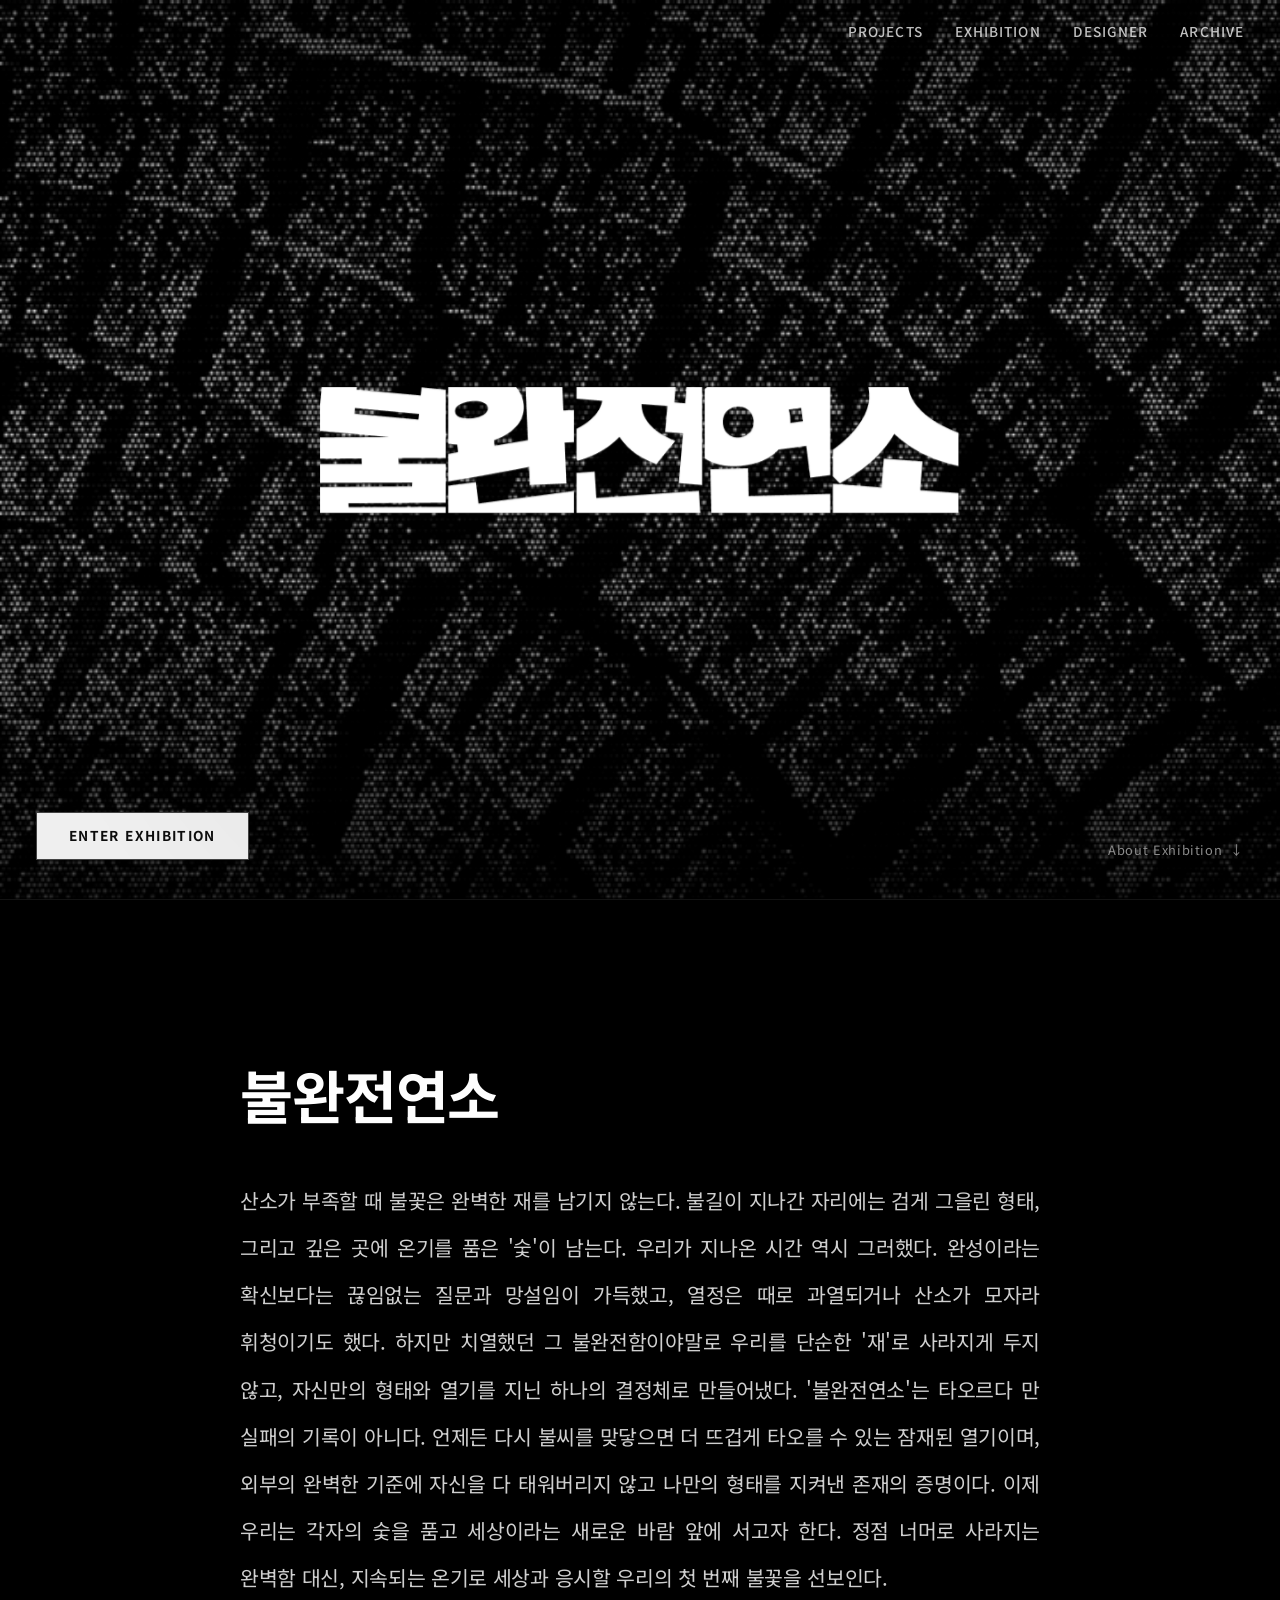
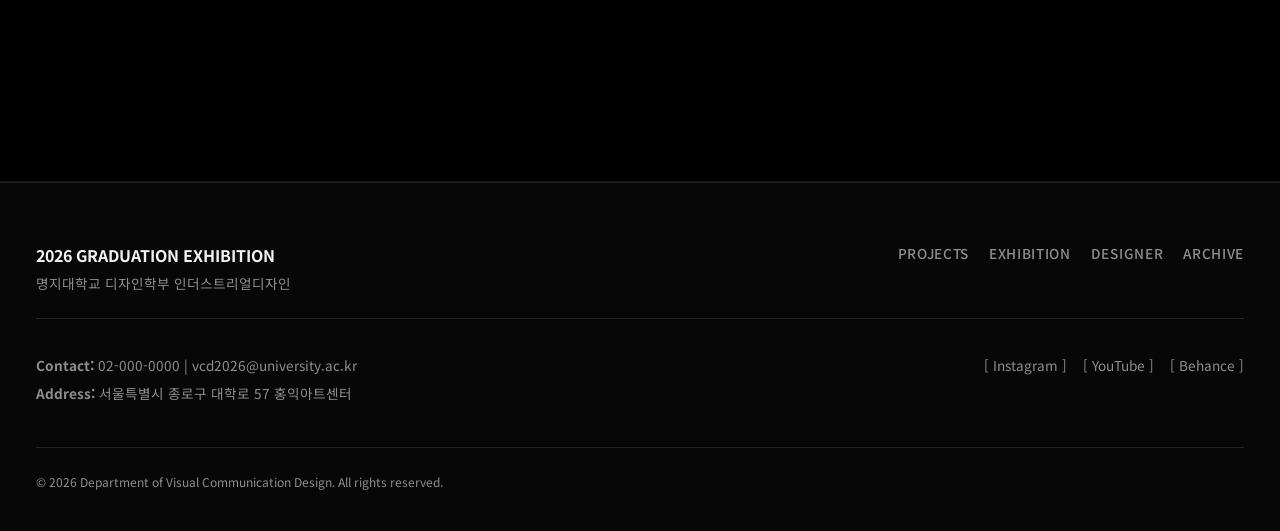
<file: index.html>
<!DOCTYPE html>
<html lang="ko">
<head>
  <meta charset="UTF-8" />
  <meta name="viewport" content="width=device-width, initial-scale=1.0" />
  <title>2026 졸업전시회 | GRADUATION EXHIBITION</title>
  <meta name="description" content="미니멀한 갤러리형 졸업전시회 메인 웹사이트" />

  <!-- Google Fonts: Noto Sans KR -->
  <link rel="preconnect" href="https://fonts.googleapis.com" />
  <link rel="preconnect" href="https://fonts.gstatic.com" crossorigin />
  <link href="https://fonts.googleapis.com/css2?family=Noto+Sans+KR:wght@300;400;500;700&display=swap" rel="stylesheet" />

  <!-- Main Stylesheet -->
  <link rel="stylesheet" href="style.css" />
</head>
<body class="home-body">

  <!-- =========================================================
       1. Header
       ========================================================= -->
  <header id="site-header" class="site-header">
    <div class="header-container">
      <div class="header-logo">
        <a href="index.html" aria-label="홈으로 이동">
          <img src="images/logo.png" alt="로고" class="header-logo-img" />
        </a>
      </div>

      <nav id="main-nav" class="main-nav" aria-label="메인 메뉴">
        <ul class="nav-list">
          <li class="nav-item"><a href="projects.html">PROJECTS</a></li>
          <li class="nav-item"><a href="exhibition.html">EXHIBITION</a></li>
          <li class="nav-item"><a href="designer.html">DESIGNER</a></li>
          <li class="nav-item"><a href="archive.html">ARCHIVE</a></li>
        </ul>
      </nav>
    </div>
  </header>

  <main id="main-content">
    <!-- =========================================================
         2. Hero (Main Visual)
         ========================================================= -->
    <section id="hero" class="hero-section">
      <div class="hero-bg-placeholder" aria-hidden="true"></div>

      <div class="hero-bottom-bar">
        <a href="projects.html" class="hero-enter-btn">ENTER EXHIBITION</a>
        <a href="#exhibition-statement" class="hero-scroll-indicator">
          <span class="scroll-text">About Exhibition</span>
          <span class="scroll-arrow">↓</span>
        </a>
      </div>
    </section>

    <!-- =========================================================
         Home Exhibition Statement - 불완전연소 (단일 문단)
         ========================================================= -->
    <section id="exhibition-statement" class="home-exhibition-section">
      <div class="section-container">
        <div class="home-statement-container">
          <h2 class="home-statement-title">불완전연소</h2>
          <div class="home-statement-text">
            <p>
              산소가 부족할 때 불꽃은 완벽한 재를 남기지 않는다.
              불길이 지나간 자리에는 검게 그을린 형태, 그리고 깊은 곳에 온기를 품은 '숯'이 남는다.
              우리가 지나온 시간 역시 그러했다.
              완성이라는 확신보다는 끊임없는 질문과 망설임이 가득했고, 열정은 때로 과열되거나 산소가 모자라 휘청이기도 했다.
              하지만 치열했던 그 불완전함이야말로 우리를 단순한 '재'로 사라지게 두지 않고, 자신만의 형태와 열기를 지닌 하나의 결정체로 만들어냈다.
              '불완전연소'는 타오르다 만 실패의 기록이 아니다. 언제든 다시 불씨를 맞닿으면 더 뜨겁게 타오를 수 있는 잠재된 열기이며, 
              외부의 완벽한 기준에 자신을 다 태워버리지 않고 나만의 형태를 지켜낸 존재의 증명이다.
              이제 우리는 각자의 숯을 품고 세상이라는 새로운 바람 앞에 서고자 한다.
              정점 너머로 사라지는 완벽함 대신, 지속되는 온기로 세상과 응시할 우리의 첫 번째 불꽃을 선보인다.
            </p>
          </div>
        </div>
      </div>
    </section>
  </main>

  <!-- =========================================================
       Footer
       ========================================================= -->
  <footer id="site-footer" class="site-footer">
    <div class="footer-container">
      <div class="footer-top">
        <div class="footer-brand">
          <div class="footer-title">2026 GRADUATION EXHIBITION</div>
          <div class="footer-dept">명지대학교 디자인학부 인더스트리얼디자인</div>
        </div>

        <nav class="footer-nav" aria-label="하단 내비게이션">
          <ul>
            <li><a href="projects.html">PROJECTS</a></li>
            <li><a href="exhibition.html">EXHIBITION</a></li>
            <li><a href="designer.html">DESIGNER</a></li>
            <li><a href="archive.html">ARCHIVE</a></li>
          </ul>
        </nav>
      </div>

      <div class="footer-middle">
        <div class="footer-contact">
          <p><strong>Contact:</strong> 02-000-0000 | vcd2026@university.ac.kr</p>
          <p><strong>Address:</strong> 서울특별시 종로구 대학로 57 홍익아트센터</p>
        </div>

        <div class="footer-sns" aria-label="SNS 바로가기 자리">
          <span class="sns-item">[ Instagram ]</span>
          <span class="sns-item">[ YouTube ]</span>
          <span class="sns-item">[ Behance ]</span>
        </div>
      </div>

      <div class="footer-bottom">
        <p class="copyright">&copy; 2026 Department of Visual Communication Design. All rights reserved.</p>
      </div>
    </div>
  </footer>

  <script src="script.js"></script>
</body>
</html>
</file>
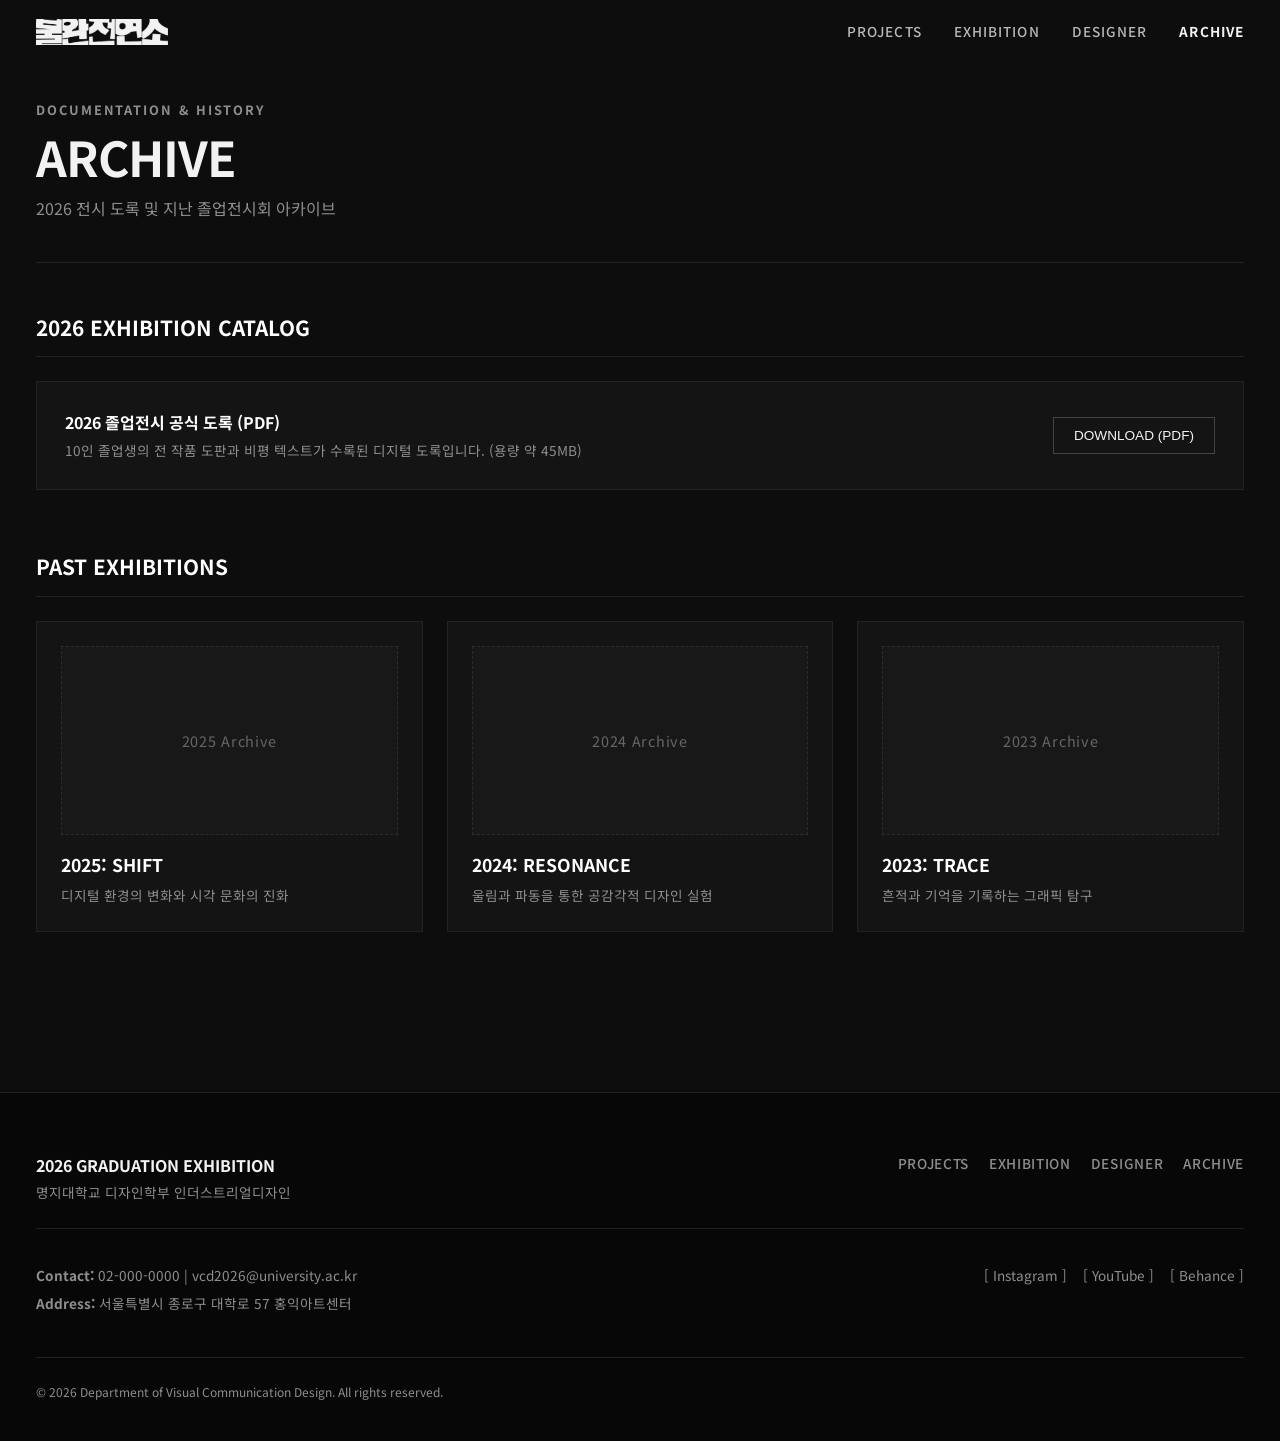
<file: archive.html>
<!DOCTYPE html>
<html lang="ko">

<head>
  <meta charset="UTF-8" />
  <meta name="viewport" content="width=device-width, initial-scale=1.0" />
  <title>ARCHIVE | 2026 졸업전시회</title>
  <meta name="description" content="2026 졸업전시회 및 지난 전시 기록 아카이브" />

  <!-- Google Fonts: Noto Sans KR -->
  <link rel="preconnect" href="https://fonts.googleapis.com" />
  <link rel="preconnect" href="https://fonts.gstatic.com" crossorigin />
  <link href="https://fonts.googleapis.com/css2?family=Noto+Sans+KR:wght@300;400;500;700&display=swap"
    rel="stylesheet" />

  <!-- Main Stylesheet -->
  <link rel="stylesheet" href="style.css" />
</head>

<body>

  <!-- =========================================================
       Header
       ========================================================= -->
  <header id="site-header" class="site-header">
    <div class="header-container">
      <div class="header-logo">
        <a href="index.html" aria-label="홈으로 이동">
          <img src="images/logo.png" alt="로고" class="header-logo-img" />
        </a>
      </div>

      <nav id="main-nav" class="main-nav" aria-label="메인 메뉴">
        <ul class="nav-list">
          <li class="nav-item"><a href="projects.html">PROJECTS</a></li>
          <li class="nav-item"><a href="exhibition.html">EXHIBITION</a></li>
          <li class="nav-item"><a href="designer.html">DESIGNER</a></li>
          <li class="nav-item"><a href="archive.html" class="active">ARCHIVE</a></li>
        </ul>
      </nav>
    </div>
  </header>

  <main id="main-content" class="archive-page-content">
    <div class="section-container">
      <!-- Page Header Banner -->
      <div class="page-header">
        <span class="page-category">DOCUMENTATION &amp; HISTORY</span>
        <h1 class="page-title">ARCHIVE</h1>
        <p class="page-subtitle">2026 전시 도록 및 지난 졸업전시회 아카이브</p>
      </div>

      <!-- 2026 Catalog Section -->
      <section class="archive-section-block">
        <h2 class="archive-section-title">2026 EXHIBITION CATALOG</h2>
        <div class="archive-catalog-box">
          <div class="archive-catalog-info">
            <h4>2026 졸업전시 공식 도록 (PDF)</h4>
            <p>10인 졸업생의 전 작품 도판과 비평 텍스트가 수록된 디지털 도록입니다. (용량 약 45MB)</p>
          </div>
          <button type="button" class="btn-download">DOWNLOAD (PDF)</button>
        </div>
      </section>

      <!-- Past Exhibitions Section -->
      <section class="archive-section-block">
        <h2 class="archive-section-title">PAST EXHIBITIONS</h2>
        <div class="archive-years-grid">
          <article class="archive-year-card">
            <div class="archive-year-thumb placeholder-box">
              <span class="placeholder-label">2025 Archive</span>
            </div>
            <h3 class="archive-year-title">2025: SHIFT</h3>
            <p class="archive-year-desc">디지털 환경의 변화와 시각 문화의 진화</p>
          </article>

          <article class="archive-year-card">
            <div class="archive-year-thumb placeholder-box">
              <span class="placeholder-label">2024 Archive</span>
            </div>
            <h3 class="archive-year-title">2024: RESONANCE</h3>
            <p class="archive-year-desc">울림과 파동을 통한 공감각적 디자인 실험</p>
          </article>

          <article class="archive-year-card">
            <div class="archive-year-thumb placeholder-box">
              <span class="placeholder-label">2023 Archive</span>
            </div>
            <h3 class="archive-year-title">2023: TRACE</h3>
            <p class="archive-year-desc">흔적과 기억을 기록하는 그래픽 탐구</p>
          </article>
        </div>
      </section>
    </div>
  </main>

  <!-- =========================================================
       Footer
       ========================================================= -->
  <footer id="site-footer" class="site-footer">
    <div class="footer-container">
      <div class="footer-top">
        <div class="footer-brand">
          <div class="footer-title">2026 GRADUATION EXHIBITION</div>
          <div class="footer-dept">명지대학교 디자인학부 인더스트리얼디자인</div>
        </div>

        <nav class="footer-nav" aria-label="하단 내비게이션">
          <ul>
            <li><a href="projects.html">PROJECTS</a></li>
            <li><a href="exhibition.html">EXHIBITION</a></li>
            <li><a href="designer.html">DESIGNER</a></li>
            <li><a href="archive.html">ARCHIVE</a></li>
          </ul>
        </nav>
      </div>

      <div class="footer-middle">
        <div class="footer-contact">
          <p><strong>Contact:</strong> 02-000-0000 | vcd2026@university.ac.kr</p>
          <p><strong>Address:</strong> 서울특별시 종로구 대학로 57 홍익아트센터</p>
        </div>

        <div class="footer-sns" aria-label="SNS 바로가기 자리">
          <span class="sns-item">[ Instagram ]</span>
          <span class="sns-item">[ YouTube ]</span>
          <span class="sns-item">[ Behance ]</span>
        </div>
      </div>

      <div class="footer-bottom">
        <p class="copyright">&copy; 2026 Department of Visual Communication Design. All rights reserved.</p>
      </div>
    </div>
  </footer>

  <script src="script.js"></script>
</body>
</html>
</file>
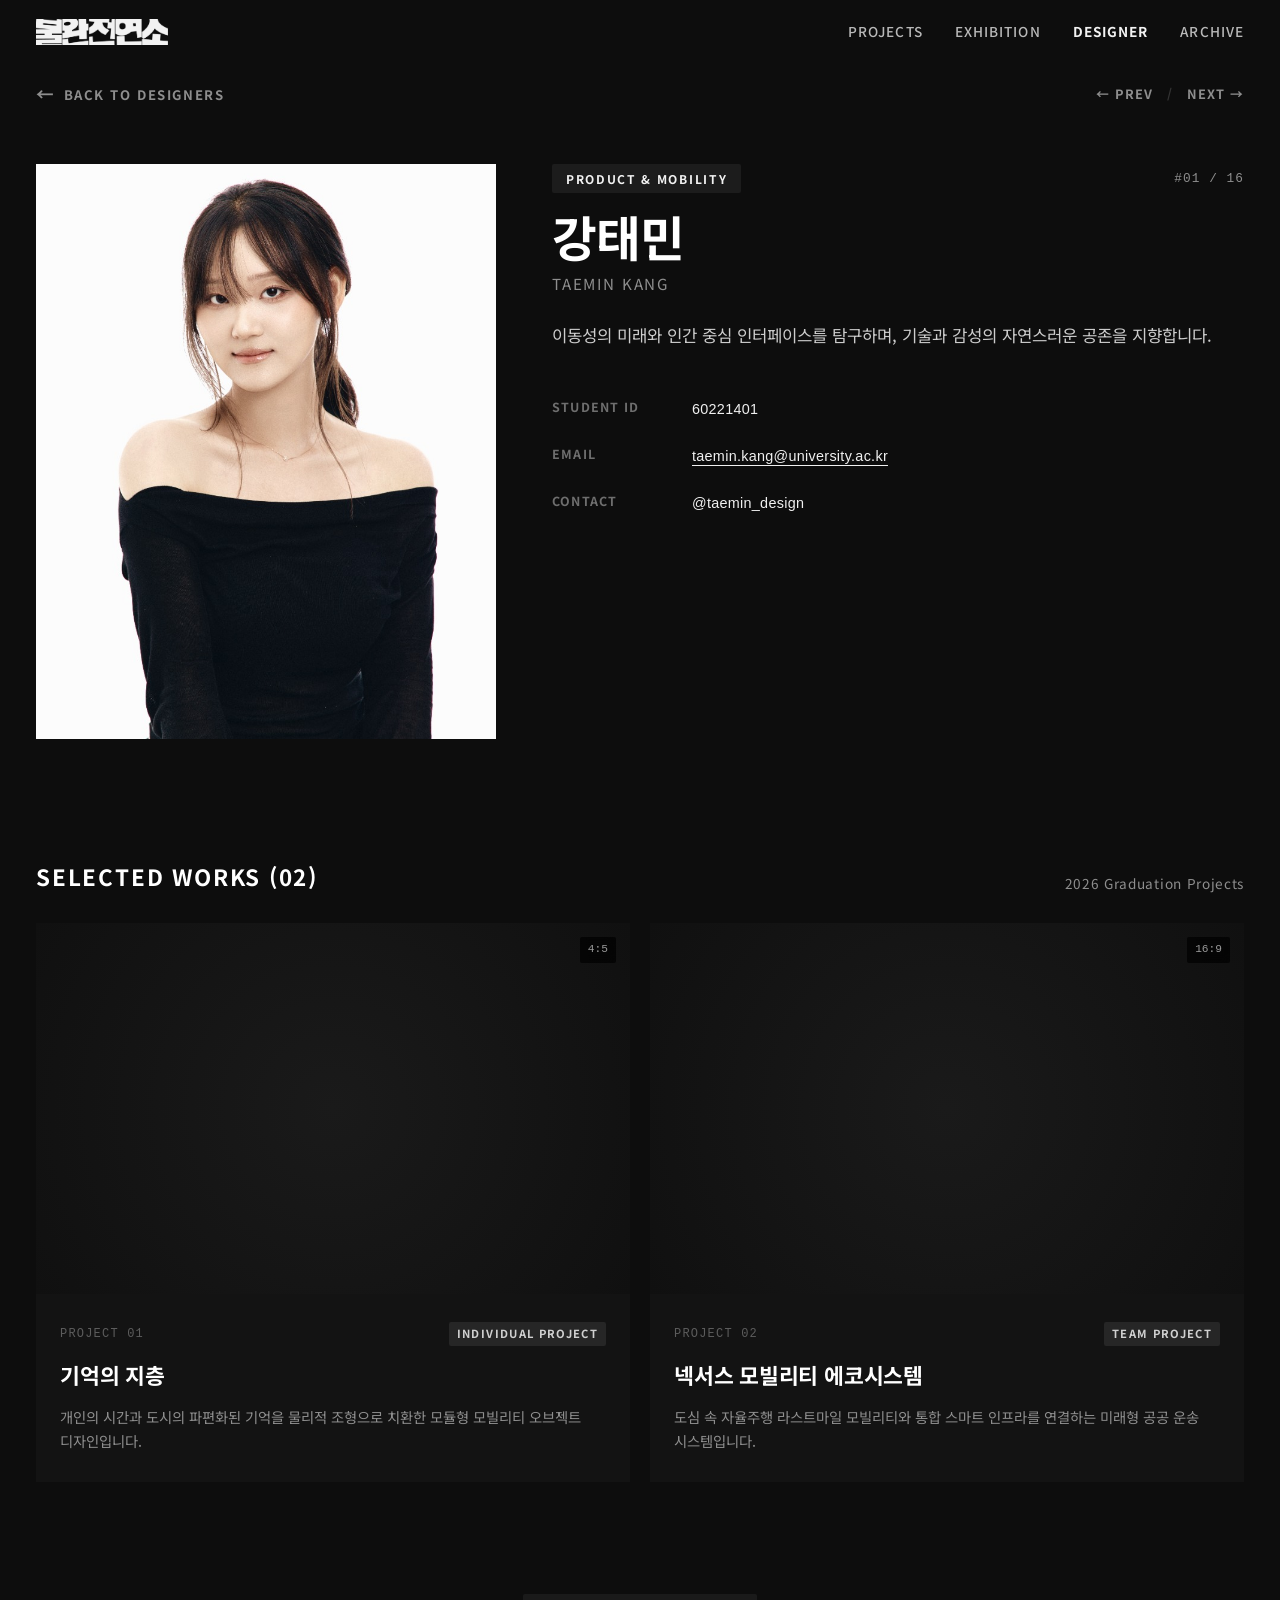
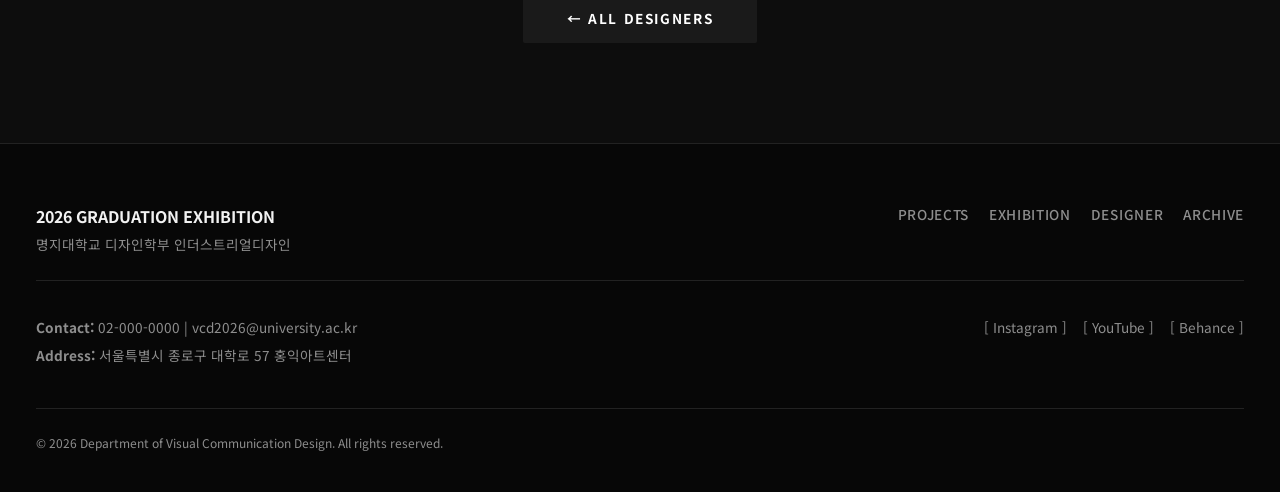
<file: designer-detail.html>
<!DOCTYPE html>
<html lang="ko">
<head>
  <meta charset="UTF-8" />
  <meta name="viewport" content="width=device-width, initial-scale=1.0" />
  <title>DESIGNER DETAIL | 2026 명지대학교 디자인학부 인더스트리얼디자인 졸업전시</title>
  <meta name="description" content="2026 졸업전시회 참여 디자이너 상세 프로필 및 포트폴리오" />

  <!-- Google Fonts: Noto Sans KR -->
  <link rel="preconnect" href="https://fonts.googleapis.com" />
  <link rel="preconnect" href="https://fonts.gstatic.com" crossorigin />
  <link href="https://fonts.googleapis.com/css2?family=Noto+Sans+KR:wght@300;400;500;700&display=swap" rel="stylesheet" />

  <!-- Main Stylesheet -->
  <link rel="stylesheet" href="style.css" />
</head>
<body class="designer-detail-body">

  <!-- =========================================================
       Header
       ========================================================= -->
  <header id="site-header" class="site-header">
    <div class="header-container">
      <div class="header-logo">
        <a href="index.html" aria-label="홈으로 이동">
          <img src="images/logo.png" alt="로고" class="header-logo-img" />
        </a>
      </div>

      <nav id="main-nav" class="main-nav" aria-label="메인 메뉴">
        <ul class="nav-list">
          <li class="nav-item"><a href="projects.html">PROJECTS</a></li>
          <li class="nav-item"><a href="exhibition.html">EXHIBITION</a></li>
          <li class="nav-item"><a href="designer.html" class="active">DESIGNER</a></li>
          <li class="nav-item"><a href="archive.html">ARCHIVE</a></li>
        </ul>
      </nav>
    </div>
  </header>

  <!-- =========================================================
       Main Content: Designer Detail Page
       ========================================================= -->
  <main id="main-content" class="designer-detail-page">
    <div class="detail-container">

      <!-- Navigation Bar -->
      <nav class="detail-nav-bar" aria-label="디자이너 탐색">
        <a href="designer.html" class="back-link">
          <span class="back-arrow">&larr;</span> BACK TO DESIGNERS
        </a>
        <div class="designer-switchers">
          <a href="#" id="prev-designer-btn" class="switch-btn">&larr; PREV</a>
          <span class="switch-divider">/</span>
          <a href="#" id="next-designer-btn" class="switch-btn">NEXT &rarr;</a>
        </div>
      </nav>

      <!-- 1. Designer Profile Section -->
      <section class="detail-profile-section">
        <div class="profile-photo-column">
          <div class="profile-photo-frame" id="profile-photo-box">
            <!-- 프로필 사진 (추후 img 태그 적용 가능) -->
            <div class="photo-placeholder">
              <span class="photo-placeholder-tag" id="profile-tag">PROFILE PHOTO</span>
            </div>
          </div>
        </div>

        <div class="profile-info-column">
          <div class="profile-header-meta">
            <span class="profile-field-badge" id="designer-field">Product &amp; Mobility</span>
            <span class="profile-index" id="designer-index">#01 / 16</span>
          </div>

          <h1 class="profile-name" id="designer-name">강태민</h1>
          <p class="profile-name-en" id="designer-name-en">TAEMIN KANG</p>

          <p class="profile-statement" id="designer-bio">
            이동성의 미래와 인간 중심 인터페이스를 탐구하며, 기술과 감성의 자연스러운 공존을 지향합니다.
          </p>

          <div class="profile-meta-grid">
            <div class="meta-row">
              <span class="meta-label">STUDENT ID</span>
              <span class="meta-value" id="designer-student-id">60221401</span>
            </div>
            <div class="meta-row">
              <span class="meta-label">EMAIL</span>
              <span class="meta-value">
                <a href="mailto:taemin.kang@university.ac.kr" id="designer-email">taemin.kang@university.ac.kr</a>
              </span>
            </div>
            <div class="meta-row">
              <span class="meta-label">CONTACT</span>
              <span class="meta-value" id="designer-sns">@taemin_design</span>
            </div>
          </div>
        </div>
      </section>

      <!-- 2. Selected Works Section (2 Projects) -->
      <section class="detail-works-section">
        <div class="works-section-header">
          <h2 class="works-section-title">SELECTED WORKS (02)</h2>
          <span class="works-section-subtitle">2026 Graduation Projects</span>
        </div>

        <div class="works-cards-grid">

          <!-- Project 01 -->
          <article class="detail-project-card" id="card-project-1">
            <div class="project-card-image-box" id="p1-image-box">
              <div class="project-media-wrapper">
                <!-- Project 01 실제 이미지 자리 -->
              </div>
              <div class="project-image-badge" id="p1-aspect">4:5</div>
            </div>
            <div class="project-card-content">
              <div class="project-card-top">
                <span class="project-card-num">PROJECT 01</span>
                <span class="project-card-category" id="p1-category">INDIVIDUAL PROJECT</span>
              </div>
              <h3 class="project-card-title" id="p1-title">기억의 지층</h3>
              <p class="project-card-desc" id="p1-desc">
                개인의 시간과 도시의 파편화된 기억을 물리적 조형으로 치환한 모듈형 모빌리티 오브젝트 디자인입니다.
              </p>
            </div>
          </article>

          <!-- Project 02 -->
          <article class="detail-project-card" id="card-project-2">
            <div class="project-card-image-box" id="p2-image-box">
              <div class="project-media-wrapper">
                <!-- Project 02 실제 이미지 자리 -->
              </div>
              <div class="project-image-badge" id="p2-aspect">16:9</div>
            </div>
            <div class="project-card-content">
              <div class="project-card-top">
                <span class="project-card-num">PROJECT 02</span>
                <span class="project-card-category" id="p2-category">TEAM PROJECT</span>
              </div>
              <h3 class="project-card-title" id="p2-title">넥서스 모빌리티 에코시스템</h3>
              <p class="project-card-desc" id="p2-desc">
                도심 속 자율주행 라스트마일 모빌리티와 통합 스마트 인프라를 연결하는 미래형 공공 운송 시스템입니다.
              </p>
            </div>
          </article>

        </div>
      </section>

      <!-- Bottom Back Button -->
      <div class="detail-bottom-nav">
        <a href="designer.html" class="bottom-back-btn">
          <span>&larr; ALL DESIGNERS</span>
        </a>
      </div>

    </div>
  </main>

  <!-- =========================================================
       Footer
       ========================================================= -->
  <footer id="site-footer" class="site-footer">
    <div class="footer-container">
      <div class="footer-top">
        <div class="footer-brand">
          <div class="footer-title">2026 GRADUATION EXHIBITION</div>
          <div class="footer-dept">명지대학교 디자인학부 인더스트리얼디자인</div>
        </div>

        <nav class="footer-nav" aria-label="하단 내비게이션">
          <ul>
            <li><a href="projects.html">PROJECTS</a></li>
            <li><a href="exhibition.html">EXHIBITION</a></li>
            <li><a href="designer.html" class="active">DESIGNER</a></li>
            <li><a href="archive.html">ARCHIVE</a></li>
          </ul>
        </nav>
      </div>

      <div class="footer-middle">
        <div class="footer-contact">
          <p><strong>Contact:</strong> 02-000-0000 | vcd2026@university.ac.kr</p>
          <p><strong>Address:</strong> 서울특별시 종로구 대학로 57 홍익아트센터</p>
        </div>

        <div class="footer-sns" aria-label="SNS 바로가기 자리">
          <span class="sns-item">[ Instagram ]</span>
          <span class="sns-item">[ YouTube ]</span>
          <span class="sns-item">[ Behance ]</span>
        </div>
      </div>

      <div class="footer-bottom">
        <p class="copyright">&copy; 2026 Department of Visual Communication Design. All rights reserved.</p>
      </div>
    </div>
  </footer>

  <!-- Scripts -->
  <script src="designer-data.js"></script>
  <script src="script.js"></script>
  <script>
    // URL 파라미터 파싱 및 데이터 바인딩
    (function initDesignerDetail() {
      const params = new URLSearchParams(window.location.search);
      let id = params.get('id');
      if (!id || !DESIGNERS_DATA[id]) {
        id = 'designer-01';
      }

      const designer = DESIGNERS_DATA[id];
      const designerKeys = Object.keys(DESIGNERS_DATA);
      const currentIndex = designerKeys.indexOf(id);
      const totalCount = designerKeys.length;

      // 1. 프로필 정보 바인딩
      document.title = `${designer.name} (${designer.nameEn}) | DESIGNER DETAIL`;
      document.getElementById('designer-name').textContent = designer.name;
      document.getElementById('designer-name-en').textContent = designer.nameEn;
      document.getElementById('designer-field').textContent = designer.field;
      document.getElementById('designer-student-id').textContent = designer.studentId;
      
      const emailEl = document.getElementById('designer-email');
      emailEl.textContent = designer.email;
      emailEl.href = `mailto:${designer.email}`;

      document.getElementById('designer-sns').textContent = designer.sns;
      document.getElementById('designer-bio').textContent = designer.bio;
      document.getElementById('designer-index').textContent = `#${String(currentIndex + 1).padStart(2, '0')} / ${totalCount}`;
      const photoBox = document.getElementById('profile-photo-box');
      if (designer.photo) {
        photoBox.innerHTML = `<img src="${designer.photo}" alt="${designer.name} 프로필" />`;
      } else {
        photoBox.innerHTML = `
          <div class="photo-placeholder">
            <span class="photo-placeholder-tag" id="profile-tag">${designer.name} PROFILE</span>
          </div>`;
      }

      // 2. 작품 2종 정보 바인딩
      // Project 1
      document.getElementById('p1-title').textContent = designer.project1.title;
      document.getElementById('p1-category').textContent = designer.project1.category;
      document.getElementById('p1-desc').textContent = designer.project1.desc;
      document.getElementById('p1-aspect').textContent = designer.project1.aspect;

      // Project 2
      document.getElementById('p2-title').textContent = designer.project2.title;
      document.getElementById('p2-category').textContent = designer.project2.category;
      document.getElementById('p2-desc').textContent = designer.project2.desc;
      document.getElementById('p2-aspect').textContent = designer.project2.aspect;

      // 3. 이전/다음 디자이너 네비게이션 설정
      const prevIndex = (currentIndex - 1 + totalCount) % totalCount;
      const nextIndex = (currentIndex + 1) % totalCount;

      const prevBtn = document.getElementById('prev-designer-btn');
      const nextBtn = document.getElementById('next-designer-btn');

      prevBtn.href = `designer-detail.html?id=${designerKeys[prevIndex]}`;
      prevBtn.title = DESIGNERS_DATA[designerKeys[prevIndex]].name;

      nextBtn.href = `designer-detail.html?id=${designerKeys[nextIndex]}`;
      nextBtn.title = DESIGNERS_DATA[designerKeys[nextIndex]].name;
    })();
  </script>
</body>
</html>
</file>
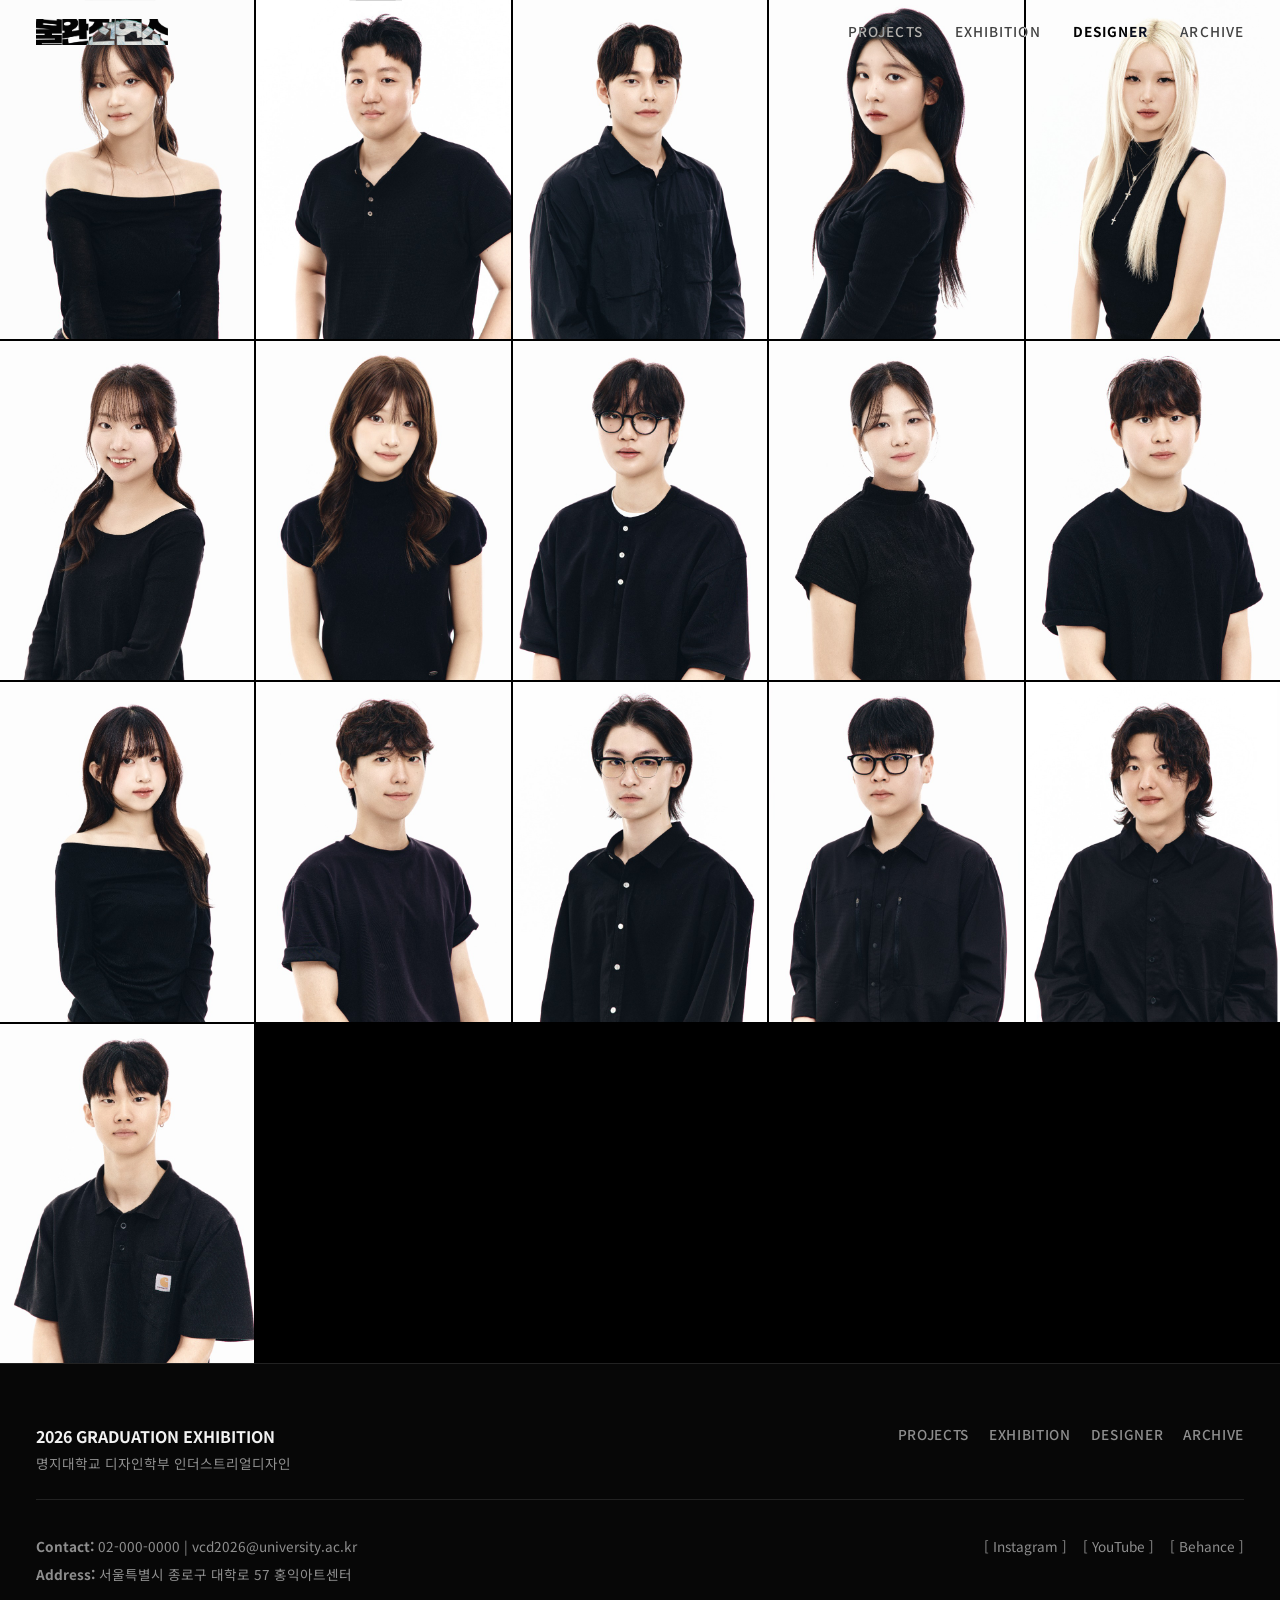
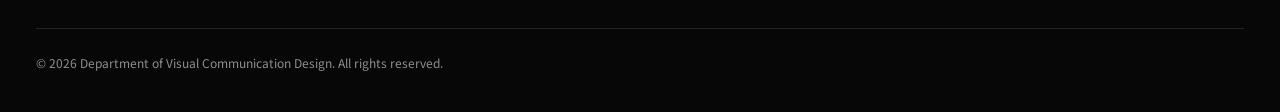
<file: designer.html>
<!DOCTYPE html>
<html lang="ko">
<head>
  <meta charset="UTF-8" />
  <meta name="viewport" content="width=device-width, initial-scale=1.0" />
  <title>DESIGNER | 2026 명지대학교 디자인학부 인더스트리얼디자인 졸업전시</title>
  <meta name="description" content="2026 졸업전시회 참여 디자이너 16인 프로필" />

  <!-- Google Fonts: Noto Sans KR -->
  <link rel="preconnect" href="https://fonts.googleapis.com" />
  <link rel="preconnect" href="https://fonts.gstatic.com" crossorigin />
  <link href="https://fonts.googleapis.com/css2?family=Noto+Sans+KR:wght@300;400;500;700&display=swap" rel="stylesheet" />

  <!-- Main Stylesheet -->
  <link rel="stylesheet" href="style.css" />
</head>
<body class="designer-body">

  <!-- =========================================================
       Header
       ========================================================= -->
  <header id="site-header" class="site-header">
    <div class="header-container">
      <div class="header-logo">
        <a href="index.html" aria-label="홈으로 이동">
          <img src="images/logo.png" alt="로고" class="header-logo-img" />
        </a>
      </div>

      <nav id="main-nav" class="main-nav" aria-label="메인 메뉴">
        <ul class="nav-list">
          <li class="nav-item"><a href="projects.html">PROJECTS</a></li>
          <li class="nav-item"><a href="exhibition.html">EXHIBITION</a></li>
          <li class="nav-item"><a href="designer.html" class="active">DESIGNER</a></li>
          <li class="nav-item"><a href="archive.html">ARCHIVE</a></li>
        </ul>
      </nav>
    </div>
  </header>

  <!-- =========================================================
       Main Content: Fullwidth 16 Designers Profile Grid
       - Click to view individual detail page
       ========================================================= -->
  <main id="main-content" class="designer-fullwidth-page">
    <div class="designer-fullwidth-grid">
      <!-- Designer 01 -->
      <a href="designer-detail.html?id=designer-01" class="designer-card" id="designer-01">
        <div class="designer-photo">
          <img src="images/designers/designer-01.jpg" alt="강태민" />
        </div>
        <div class="designer-overlay">
          <h3 class="designer-name">강태민</h3>
          <span class="designer-name-en">TAEMIN KANG</span>
          <p class="designer-field">Product &amp; Mobility</p>
        </div>
      </a>

      <!-- Designer 02 -->
      <a href="designer-detail.html?id=designer-02" class="designer-card" id="designer-02">
        <div class="designer-photo">
          <img src="images/designers/designer-02.jpg" alt="김민준" />
        </div>
        <div class="designer-overlay">
          <h3 class="designer-name">김민준</h3>
          <span class="designer-name-en">MINJUN KIM</span>
          <p class="designer-field">Industrial Design</p>
        </div>
      </a>

      <!-- Designer 03 -->
      <a href="designer-detail.html?id=designer-03" class="designer-card" id="designer-03">
        <div class="designer-photo">
          <img src="images/designers/designer-03.jpg" alt="박도현" />
        </div>
        <div class="designer-overlay">
          <h3 class="designer-name">박도현</h3>
          <span class="designer-name-en">DOHYUN PARK</span>
          <p class="designer-field">Living &amp; Spatial</p>
        </div>
      </a>

      <!-- Designer 04 -->
      <a href="designer-detail.html?id=designer-04" class="designer-card" id="designer-04">
        <div class="designer-photo">
          <img src="images/designers/designer-04.jpg" alt="배유진" />
        </div>
        <div class="designer-overlay">
          <h3 class="designer-name">배유진</h3>
          <span class="designer-name-en">YUJIN BAE</span>
          <p class="designer-field">UX &amp; Smart Device</p>
        </div>
      </a>

      <!-- Designer 05 -->
      <a href="designer-detail.html?id=designer-05" class="designer-card" id="designer-05">
        <div class="designer-photo">
          <img src="images/designers/designer-05.jpg" alt="송하은" />
        </div>
        <div class="designer-overlay">
          <h3 class="designer-name">송하은</h3>
          <span class="designer-name-en">HAEUN SONG</span>
          <p class="designer-field">Design Engineering</p>
        </div>
      </a>

      <!-- Designer 06 -->
      <a href="designer-detail.html?id=designer-06" class="designer-card" id="designer-06">
        <div class="designer-photo">
          <img src="images/designers/designer-06.jpg" alt="신재원" />
        </div>
        <div class="designer-overlay">
          <h3 class="designer-name">신재원</h3>
          <span class="designer-name-en">JAEWON SHIN</span>
          <p class="designer-field">Mobility Design</p>
        </div>
      </a>

      <!-- Designer 07 -->
      <a href="designer-detail.html?id=designer-07" class="designer-card" id="designer-07">
        <div class="designer-photo">
          <img src="images/designers/designer-07.jpg" alt="오채원" />
        </div>
        <div class="designer-overlay">
          <h3 class="designer-name">오채원</h3>
          <span class="designer-name-en">CHAEWON OH</span>
          <p class="designer-field">Healthcare Design</p>
        </div>
      </a>

      <!-- Designer 08 -->
      <a href="designer-detail.html?id=designer-08" class="designer-card" id="designer-08">
        <div class="designer-photo">
          <img src="images/designers/designer-08.jpg" alt="윤도윤" />
        </div>
        <div class="designer-overlay">
          <h3 class="designer-name">윤도윤</h3>
          <span class="designer-name-en">DOYOUN YOON</span>
          <p class="designer-field">Consumer Tech</p>
        </div>
      </a>

      <!-- Designer 09 -->
      <a href="designer-detail.html?id=designer-09" class="designer-card" id="designer-09">
        <div class="designer-photo">
          <img src="images/designers/designer-09.jpg" alt="이서연" />
        </div>
        <div class="designer-overlay">
          <h3 class="designer-name">이서연</h3>
          <span class="designer-name-en">SEOYEON LEE</span>
          <p class="designer-field">Eco &amp; Sustainable</p>
        </div>
      </a>

      <!-- Designer 10 -->
      <a href="designer-detail.html?id=designer-10" class="designer-card" id="designer-10">
        <div class="designer-photo">
          <img src="images/designers/designer-10.jpg" alt="이준서" />
        </div>
        <div class="designer-overlay">
          <h3 class="designer-name">이준서</h3>
          <span class="designer-name-en">JUNSEO LEE</span>
          <p class="designer-field">Public &amp; Urban</p>
        </div>
      </a>

      <!-- Designer 11 -->
      <a href="designer-detail.html?id=designer-11" class="designer-card" id="designer-11">
        <div class="designer-photo">
          <img src="images/designers/designer-11.jpg" alt="정수빈" />
        </div>
        <div class="designer-overlay">
          <h3 class="designer-name">정수빈</h3>
          <span class="designer-name-en">SUBIN JUNG</span>
          <p class="designer-field">Material &amp; Craft</p>
        </div>
      </a>

      <!-- Designer 12 -->
      <a href="designer-detail.html?id=designer-12" class="designer-card" id="designer-12">
        <div class="designer-photo">
          <img src="images/designers/designer-12.jpg" alt="조하람" />
        </div>
        <div class="designer-overlay">
          <h3 class="designer-name">조하람</h3>
          <span class="designer-name-en">HARAM CHO</span>
          <p class="designer-field">Interactive Product</p>
        </div>
      </a>

      <!-- Designer 13 -->
      <a href="designer-detail.html?id=designer-13" class="designer-card" id="designer-13">
        <div class="designer-photo">
          <img src="images/designers/designer-13.jpg" alt="최지우" />
        </div>
        <div class="designer-overlay">
          <h3 class="designer-name">최지우</h3>
          <span class="designer-name-en">JIWOO CHOI</span>
          <p class="designer-field">Smart Living</p>
        </div>
      </a>

      <!-- Designer 14 -->
      <a href="designer-detail.html?id=designer-14" class="designer-card" id="designer-14">
        <div class="designer-photo">
          <img src="images/designers/designer-14.jpg" alt="한예린" />
        </div>
        <div class="designer-overlay">
          <h3 class="designer-name">한예린</h3>
          <span class="designer-name-en">YERIN HAN</span>
          <p class="designer-field">Interface &amp; CMF</p>
        </div>
      </a>

      <!-- Designer 15 -->
      <a href="designer-detail.html?id=designer-15" class="designer-card" id="designer-15">
        <div class="designer-photo">
          <img src="images/designers/designer-15.jpg" alt="홍길동" />
        </div>
        <div class="designer-overlay">
          <h3 class="designer-name">홍길동</h3>
          <span class="designer-name-en">GILDONG HONG</span>
          <p class="designer-field">Mobility System</p>
        </div>
      </a>

      <!-- Designer 16 -->
      <a href="designer-detail.html?id=designer-16" class="designer-card" id="designer-16">
        <div class="designer-photo">
          <img src="images/designers/designer-16.jpg" alt="황시우" />
        </div>
        <div class="designer-overlay">
          <h3 class="designer-name">황시우</h3>
          <span class="designer-name-en">SIWOO HWANG</span>
          <p class="designer-field">Design Solution</p>
        </div>
      </a>
    </div>
  </main>

  <!-- =========================================================
       Footer
       ========================================================= -->
  <footer id="site-footer" class="site-footer">
    <div class="footer-container">
      <div class="footer-top">
        <div class="footer-brand">
          <div class="footer-title">2026 GRADUATION EXHIBITION</div>
          <div class="footer-dept">명지대학교 디자인학부 인더스트리얼디자인</div>
        </div>

        <nav class="footer-nav" aria-label="하단 내비게이션">
          <ul>
            <li><a href="projects.html">PROJECTS</a></li>
            <li><a href="exhibition.html">EXHIBITION</a></li>
            <li><a href="designer.html">DESIGNER</a></li>
            <li><a href="archive.html">ARCHIVE</a></li>
          </ul>
        </nav>
      </div>

      <div class="footer-middle">
        <div class="footer-contact">
          <p><strong>Contact:</strong> 02-000-0000 | vcd2026@university.ac.kr</p>
          <p><strong>Address:</strong> 서울특별시 종로구 대학로 57 홍익아트센터</p>
        </div>

        <div class="footer-sns" aria-label="SNS 바로가기 자리">
          <span class="sns-item">[ Instagram ]</span>
          <span class="sns-item">[ YouTube ]</span>
          <span class="sns-item">[ Behance ]</span>
        </div>
      </div>

      <div class="footer-bottom">
        <p class="copyright">&copy; 2026 Department of Visual Communication Design. All rights reserved.</p>
      </div>
    </div>
  </footer>

  <script src="script.js"></script>
</body>
</html>
</file>
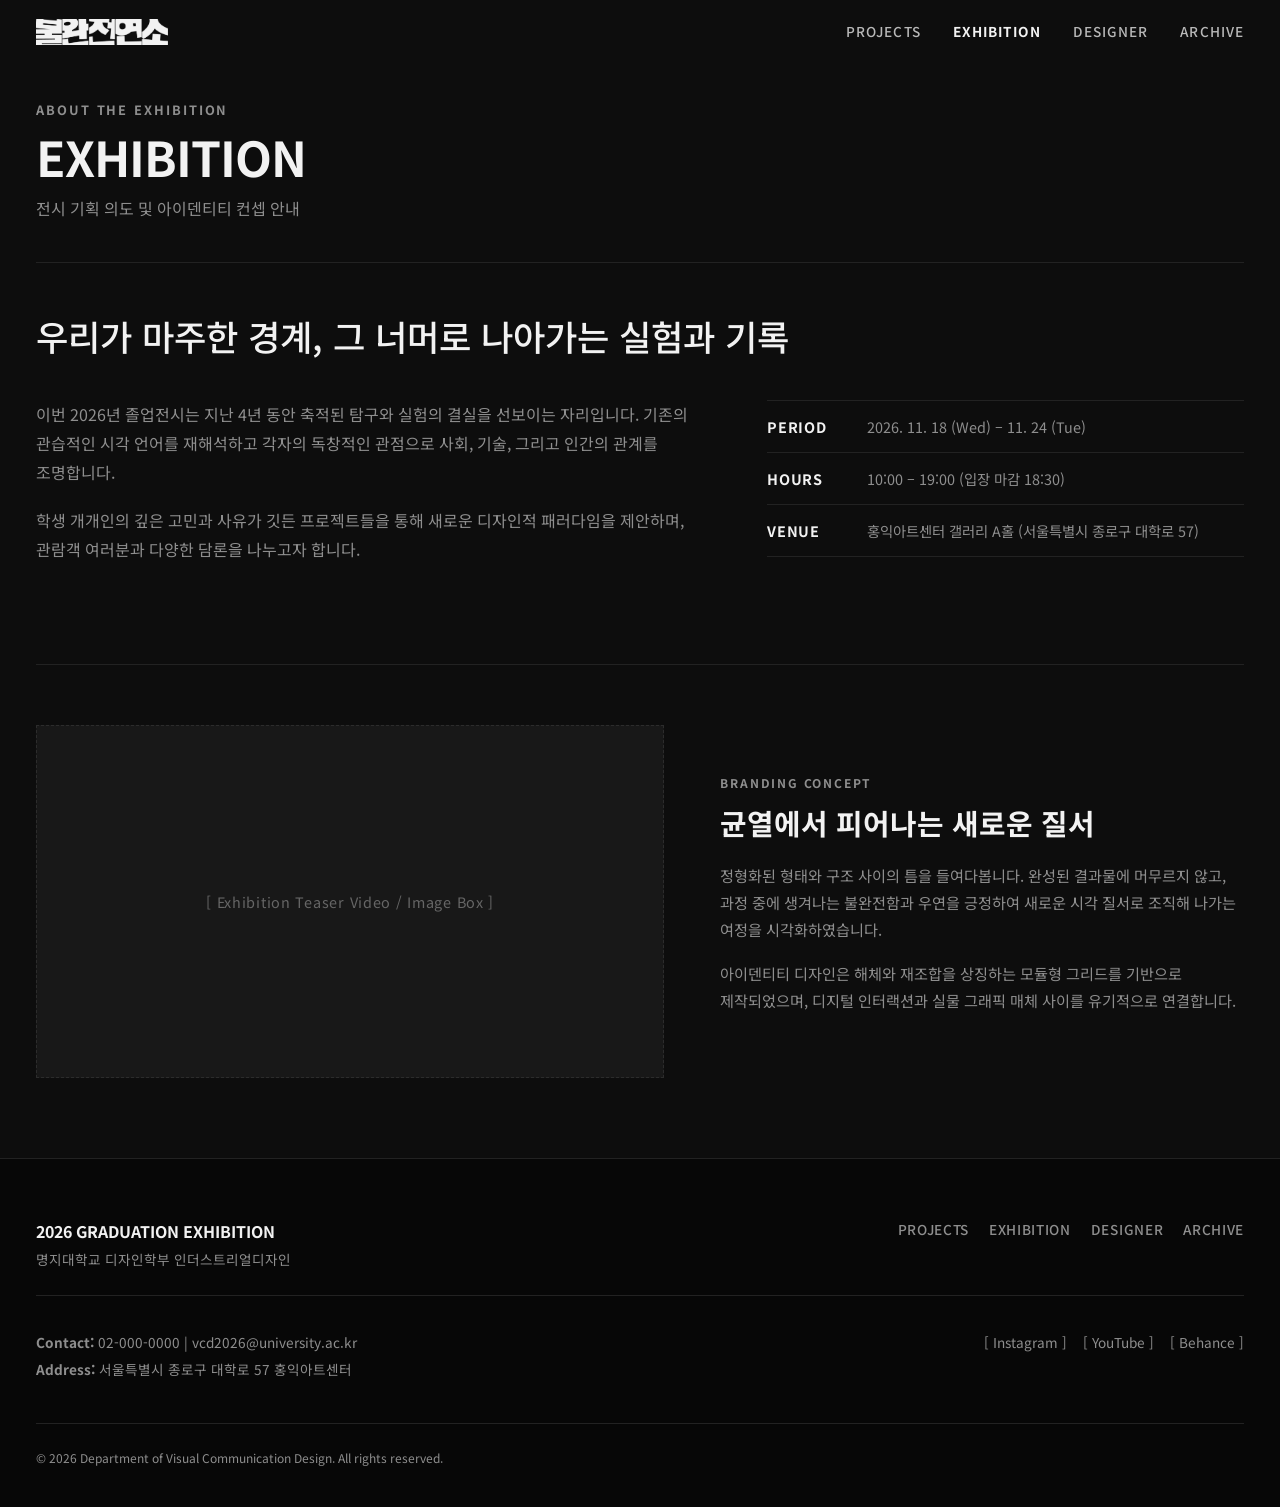
<file: exhibition.html>
<!DOCTYPE html>
<html lang="ko">
<head>
  <meta charset="UTF-8" />
  <meta name="viewport" content="width=device-width, initial-scale=1.0" />
  <title>EXHIBITION | 2026 졸업전시회</title>
  <meta name="description" content="2026 졸업전시회 개요 및 컨셉 소개" />

  <!-- Google Fonts: Noto Sans KR -->
  <link rel="preconnect" href="https://fonts.googleapis.com" />
  <link rel="preconnect" href="https://fonts.gstatic.com" crossorigin />
  <link href="https://fonts.googleapis.com/css2?family=Noto+Sans+KR:wght@300;400;500;700&display=swap" rel="stylesheet" />

  <!-- Main Stylesheet -->
  <link rel="stylesheet" href="style.css" />
</head>
<body>

  <!-- =========================================================
       Header
       ========================================================= -->
  <header id="site-header" class="site-header">
    <div class="header-container">
      <div class="header-logo">
        <a href="index.html" aria-label="홈으로 이동">
          <img src="images/logo.png" alt="로고" class="header-logo-img" />
        </a>
      </div>

      <nav id="main-nav" class="main-nav" aria-label="메인 메뉴">
        <ul class="nav-list">
          <li class="nav-item"><a href="projects.html">PROJECTS</a></li>
          <li class="nav-item"><a href="exhibition.html" class="active">EXHIBITION</a></li>
          <li class="nav-item"><a href="designer.html">DESIGNER</a></li>
          <li class="nav-item"><a href="archive.html">ARCHIVE</a></li>
        </ul>
      </nav>
    </div>
  </header>

  <main id="main-content" class="exhibition-page-content">
    <div class="section-container">
      <!-- Page Header Banner -->
      <div class="page-header">
        <span class="page-category">ABOUT THE EXHIBITION</span>
        <h1 class="page-title">EXHIBITION</h1>
        <p class="page-subtitle">전시 기획 의도 및 아이덴티티 컨셉 안내</p>
      </div>

      <!-- Intro Block -->
      <section id="intro" class="intro-block">
        <div class="intro-slogan">
          <h2>우리가 마주한 경계, 그 너머로 나아가는 실험과 기록</h2>
        </div>

        <div class="intro-body">
          <div class="intro-description">
            <p>
              이번 2026년 졸업전시는 지난 4년 동안 축적된 탐구와 실험의 결실을 선보이는 자리입니다.
              기존의 관습적인 시각 언어를 재해석하고 각자의 독창적인 관점으로 사회, 기술, 그리고 인간의 관계를 조명합니다.
            </p>
            <p>
              학생 개개인의 깊은 고민과 사유가 깃든 프로젝트들을 통해 새로운 디자인적 패러다임을 제안하며,
              관람객 여러분과 다양한 담론을 나누고자 합니다.
            </p>
          </div>

          <div class="intro-info">
            <dl class="info-list">
              <div class="info-group">
                <dt>PERIOD</dt>
                <dd>2026. 11. 18 (Wed) – 11. 24 (Tue)</dd>
              </div>
              <div class="info-group">
                <dt>HOURS</dt>
                <dd>10:00 – 19:00 (입장 마감 18:30)</dd>
              </div>
              <div class="info-group">
                <dt>VENUE</dt>
                <dd>홍익아트센터 갤러리 A홀 (서울특별시 종로구 대학로 57)</dd>
              </div>
            </dl>
          </div>
        </div>
      </section>

      <!-- Concept Block -->
      <section id="concept" class="concept-block">
        <div class="concept-layout">
          <div class="concept-media-box placeholder-box">
            <span class="placeholder-label">[ Exhibition Teaser Video / Image Box ]</span>
          </div>

          <div class="concept-text">
            <span class="section-badge">BRANDING CONCEPT</span>
            <h3 class="concept-title">균열에서 피어나는 새로운 질서</h3>
            <p class="concept-paragraph">
              정형화된 형태와 구조 사이의 틈을 들여다봅니다. 
              완성된 결과물에 머무르지 않고, 과정 중에 생겨나는 불완전함과 우연을 긍정하여
              새로운 시각 질서로 조직해 나가는 여정을 시각화하였습니다.
            </p>
            <p class="concept-paragraph">
              아이덴티티 디자인은 해체와 재조합을 상징하는 모듈형 그리드를 기반으로 제작되었으며,
              디지털 인터랙션과 실물 그래픽 매체 사이를 유기적으로 연결합니다.
            </p>
          </div>
        </div>
      </section>
    </div>
  </main>

  <!-- =========================================================
       Footer
       ========================================================= -->
  <footer id="site-footer" class="site-footer">
    <div class="footer-container">
      <div class="footer-top">
        <div class="footer-brand">
          <div class="footer-title">2026 GRADUATION EXHIBITION</div>
          <div class="footer-dept">명지대학교 디자인학부 인더스트리얼디자인</div>
        </div>

        <nav class="footer-nav" aria-label="하단 내비게이션">
          <ul>
            <li><a href="projects.html">PROJECTS</a></li>
            <li><a href="exhibition.html">EXHIBITION</a></li>
            <li><a href="designer.html">DESIGNER</a></li>
            <li><a href="archive.html">ARCHIVE</a></li>
          </ul>
        </nav>
      </div>

      <div class="footer-middle">
        <div class="footer-contact">
          <p><strong>Contact:</strong> 02-000-0000 | vcd2026@university.ac.kr</p>
          <p><strong>Address:</strong> 서울특별시 종로구 대학로 57 홍익아트센터</p>
        </div>

        <div class="footer-sns" aria-label="SNS 바로가기 자리">
          <span class="sns-item">[ Instagram ]</span>
          <span class="sns-item">[ YouTube ]</span>
          <span class="sns-item">[ Behance ]</span>
        </div>
      </div>

      <div class="footer-bottom">
        <p class="copyright">&copy; 2026 Department of Visual Communication Design. All rights reserved.</p>
      </div>
    </div>
  </footer>

  <script src="script.js"></script>
</body>
</html>
</file>
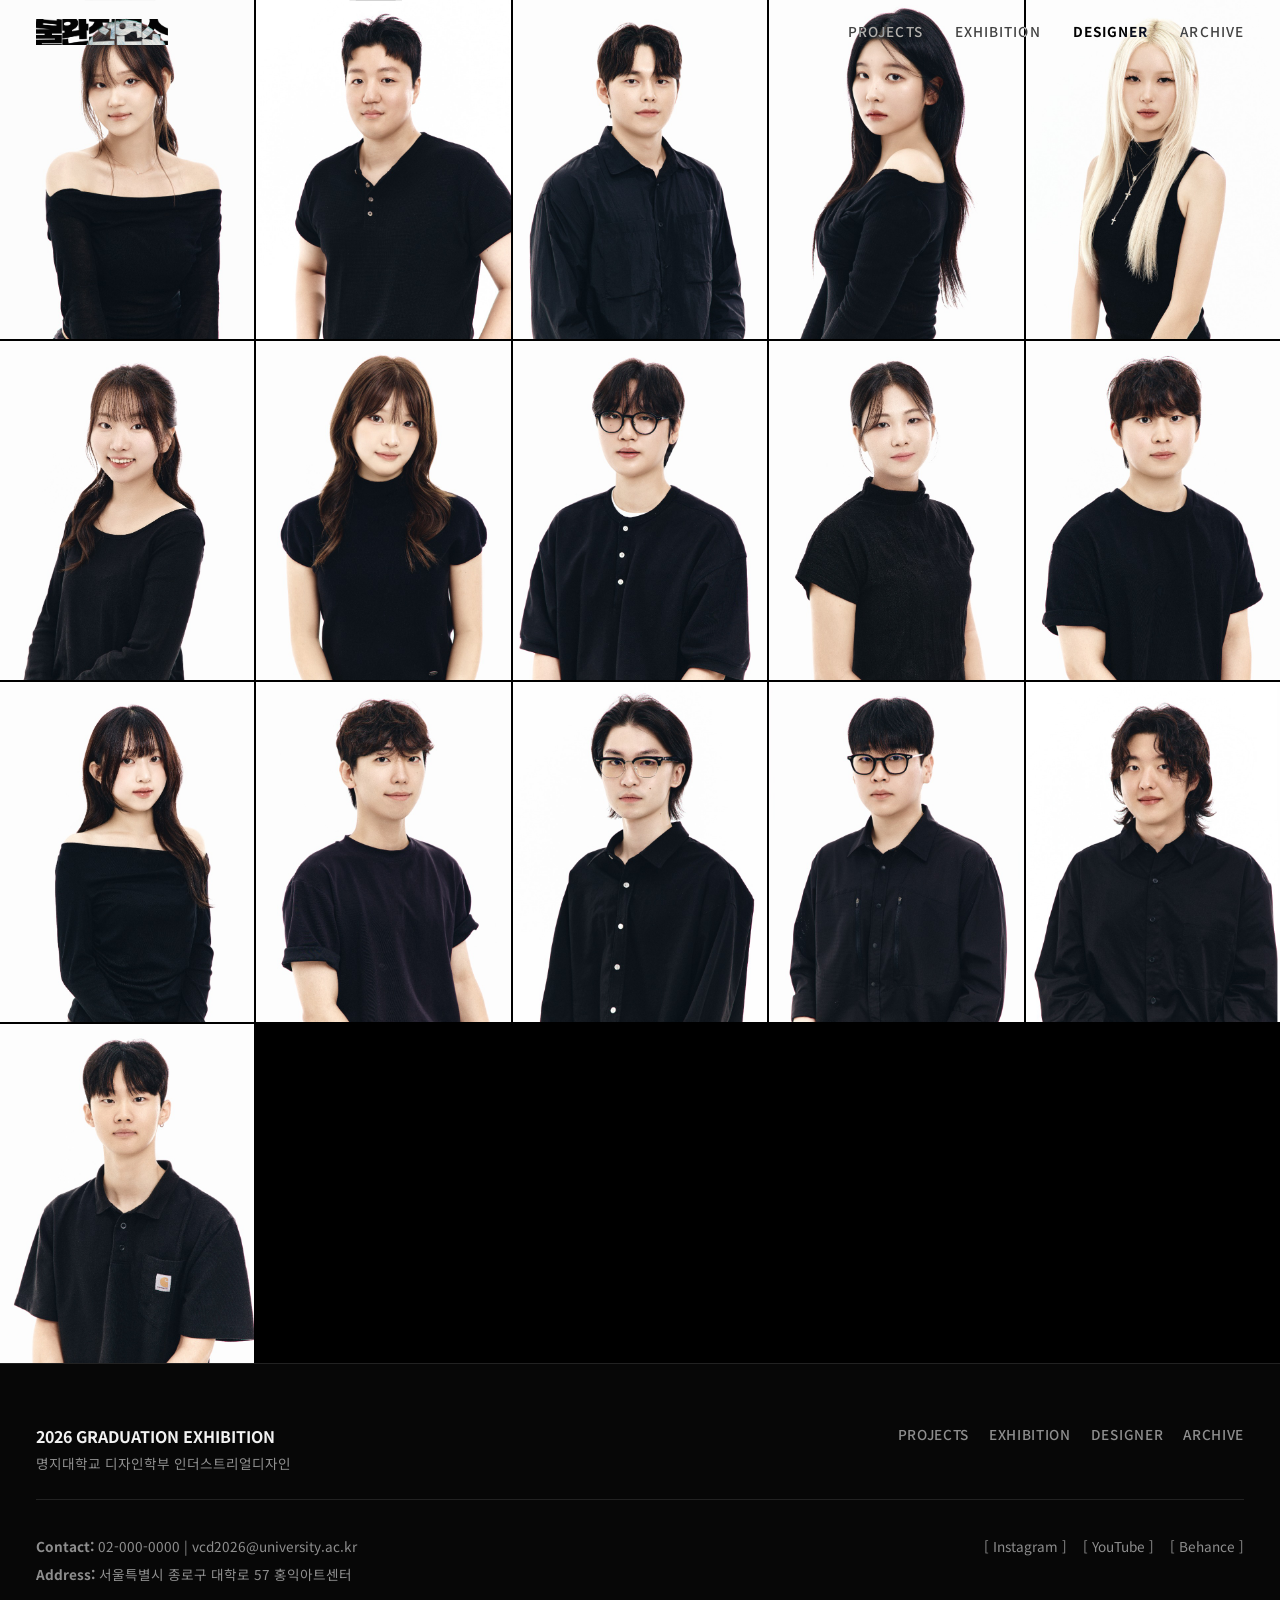
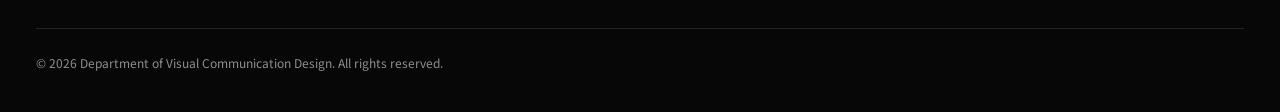
<file: index-page.html>
<!DOCTYPE html>
<html lang="ko">
<head>
  <meta charset="UTF-8" />
  <meta http-equiv="refresh" content="0; url=designer.html" />
  <title>Redirecting to DESIGNER...</title>
  <script>
    window.location.replace("designer.html");
  </script>
</head>
<body>
  <p><a href="designer.html">DESIGNER 페이지로 이동 중...</a></p>
</body>
</html>
</file>
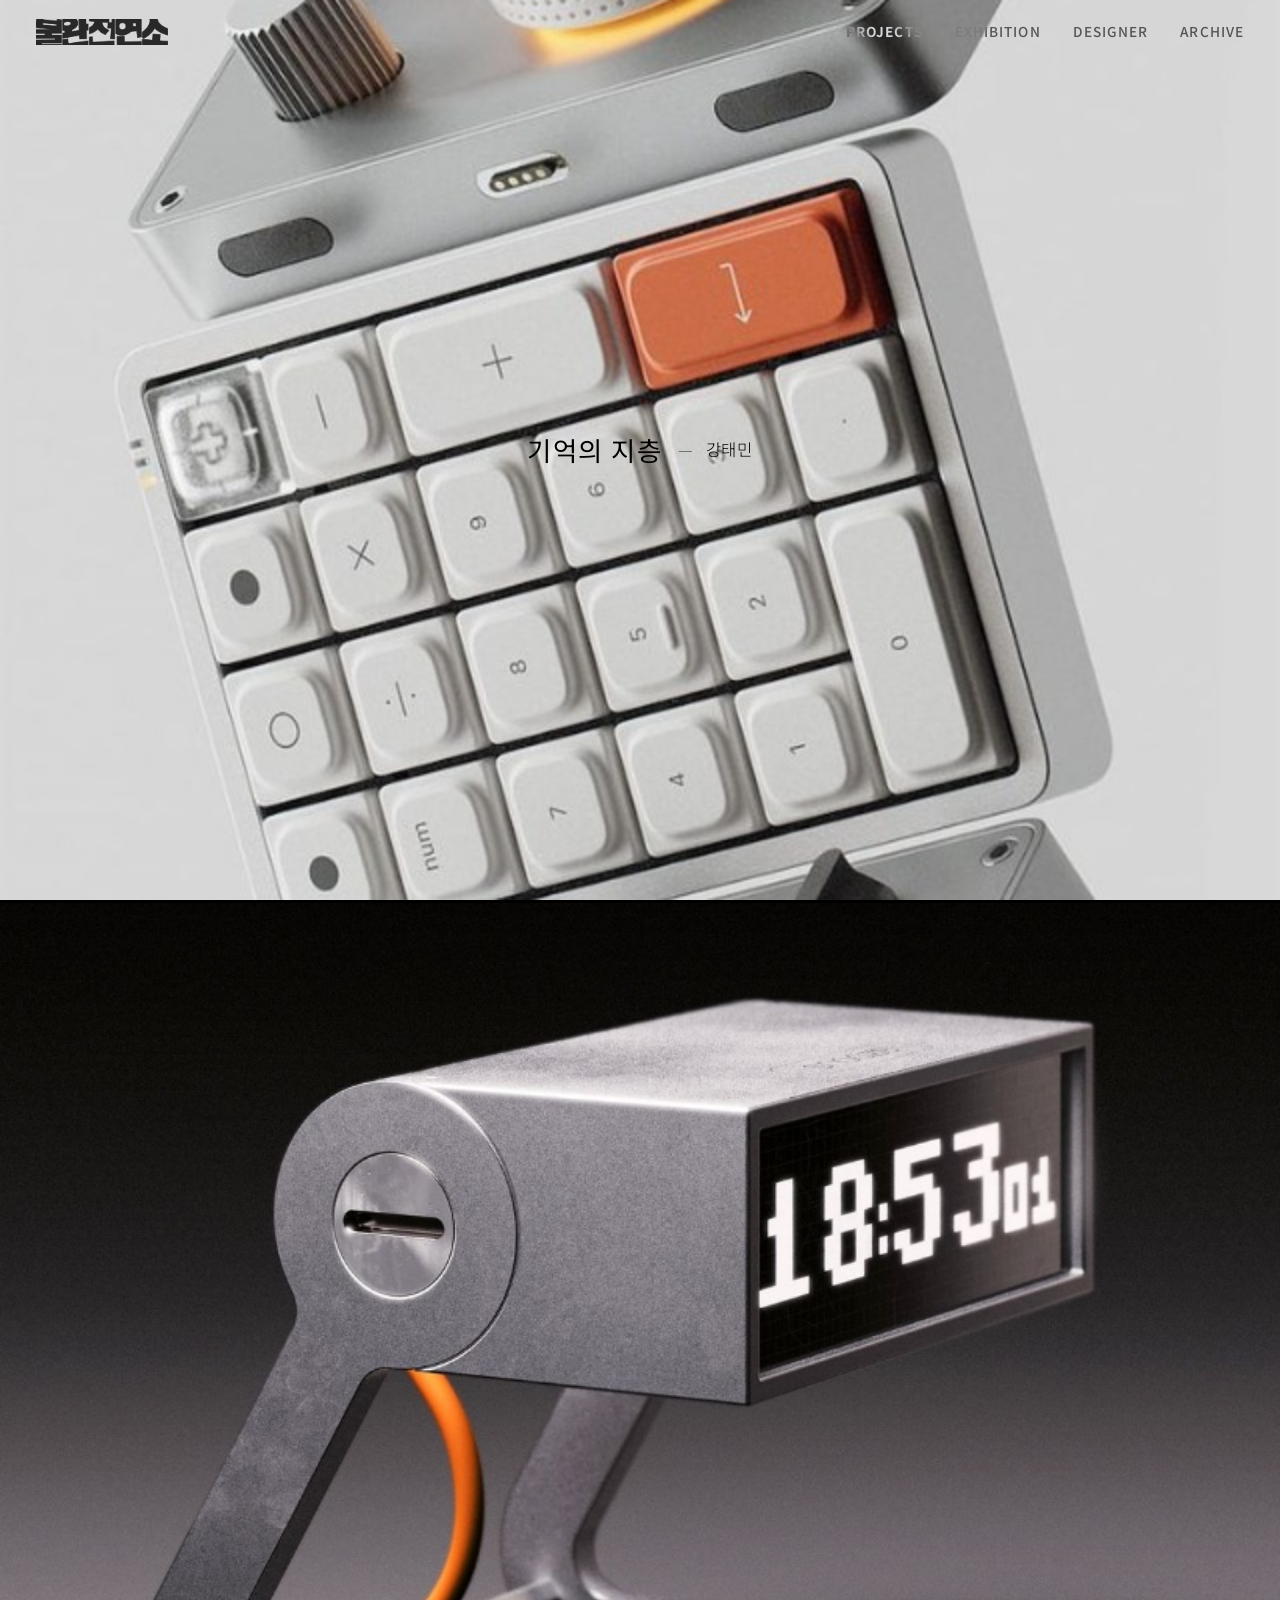
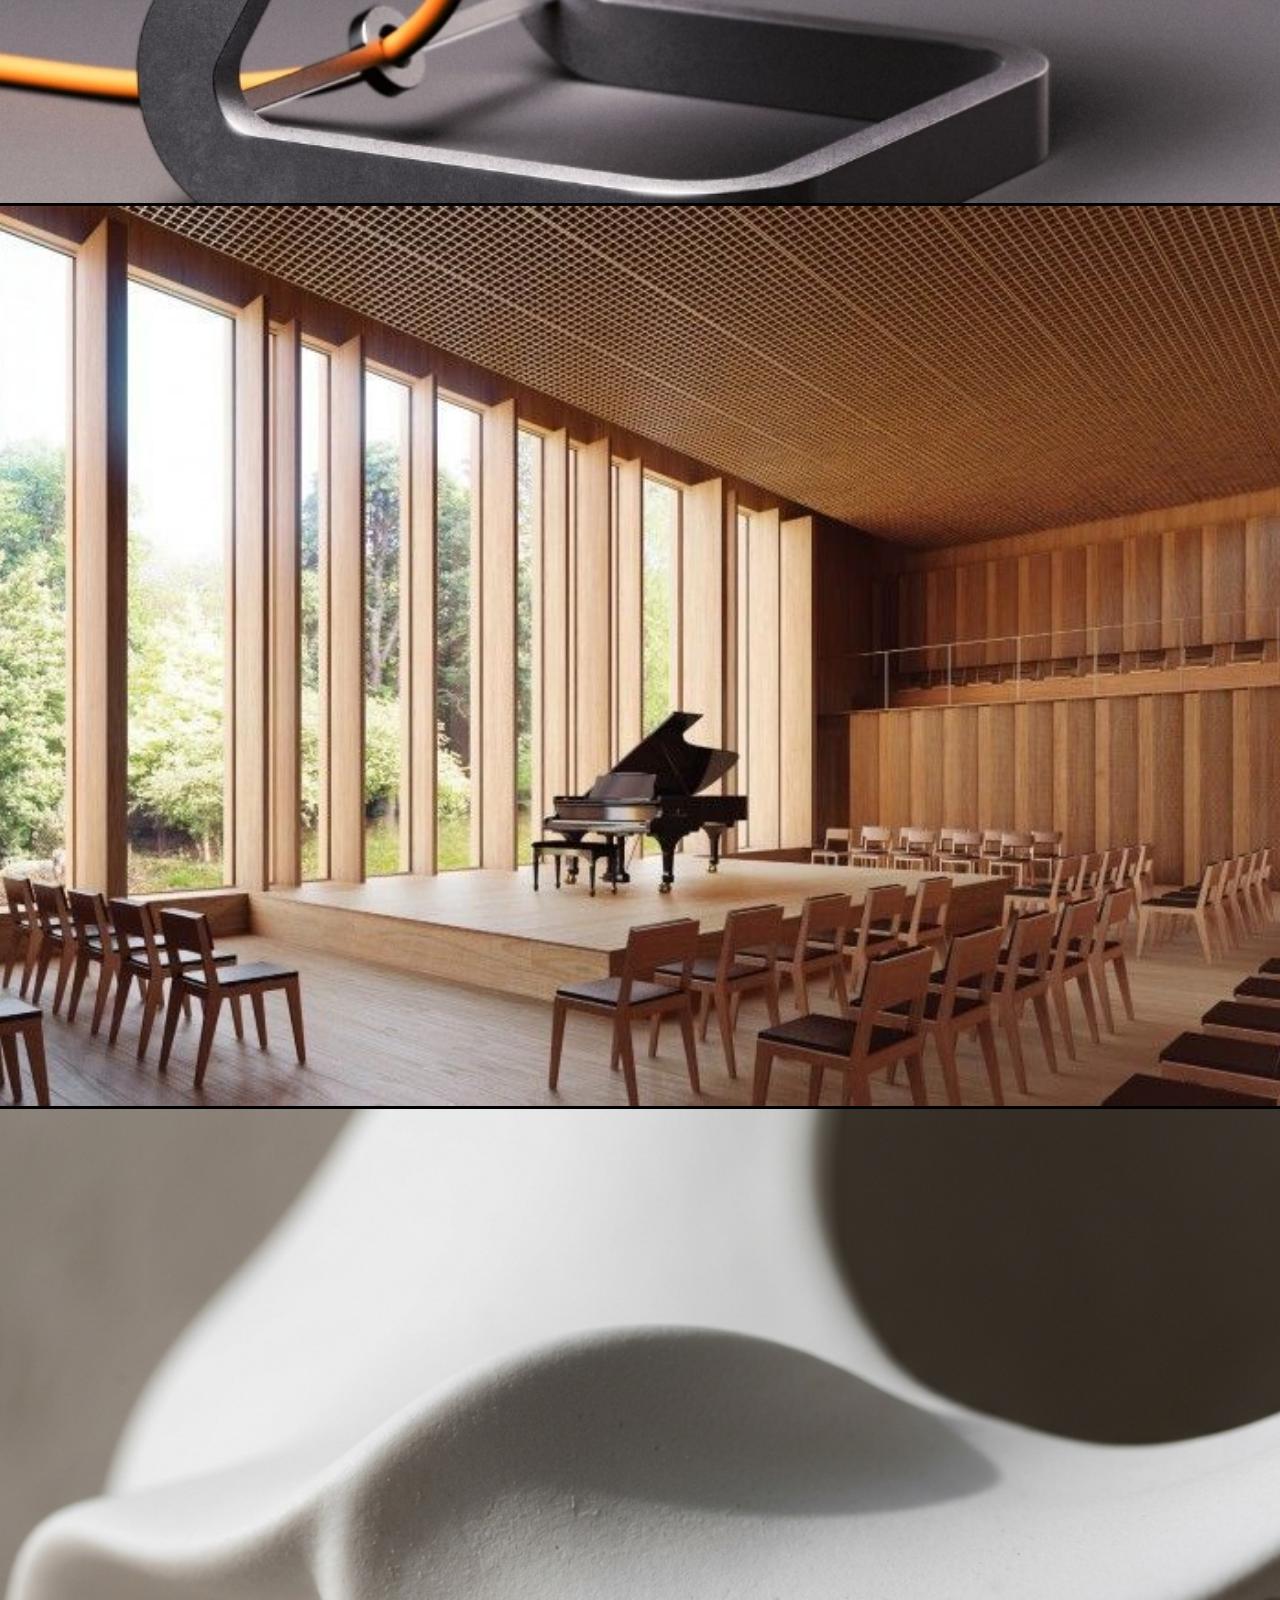
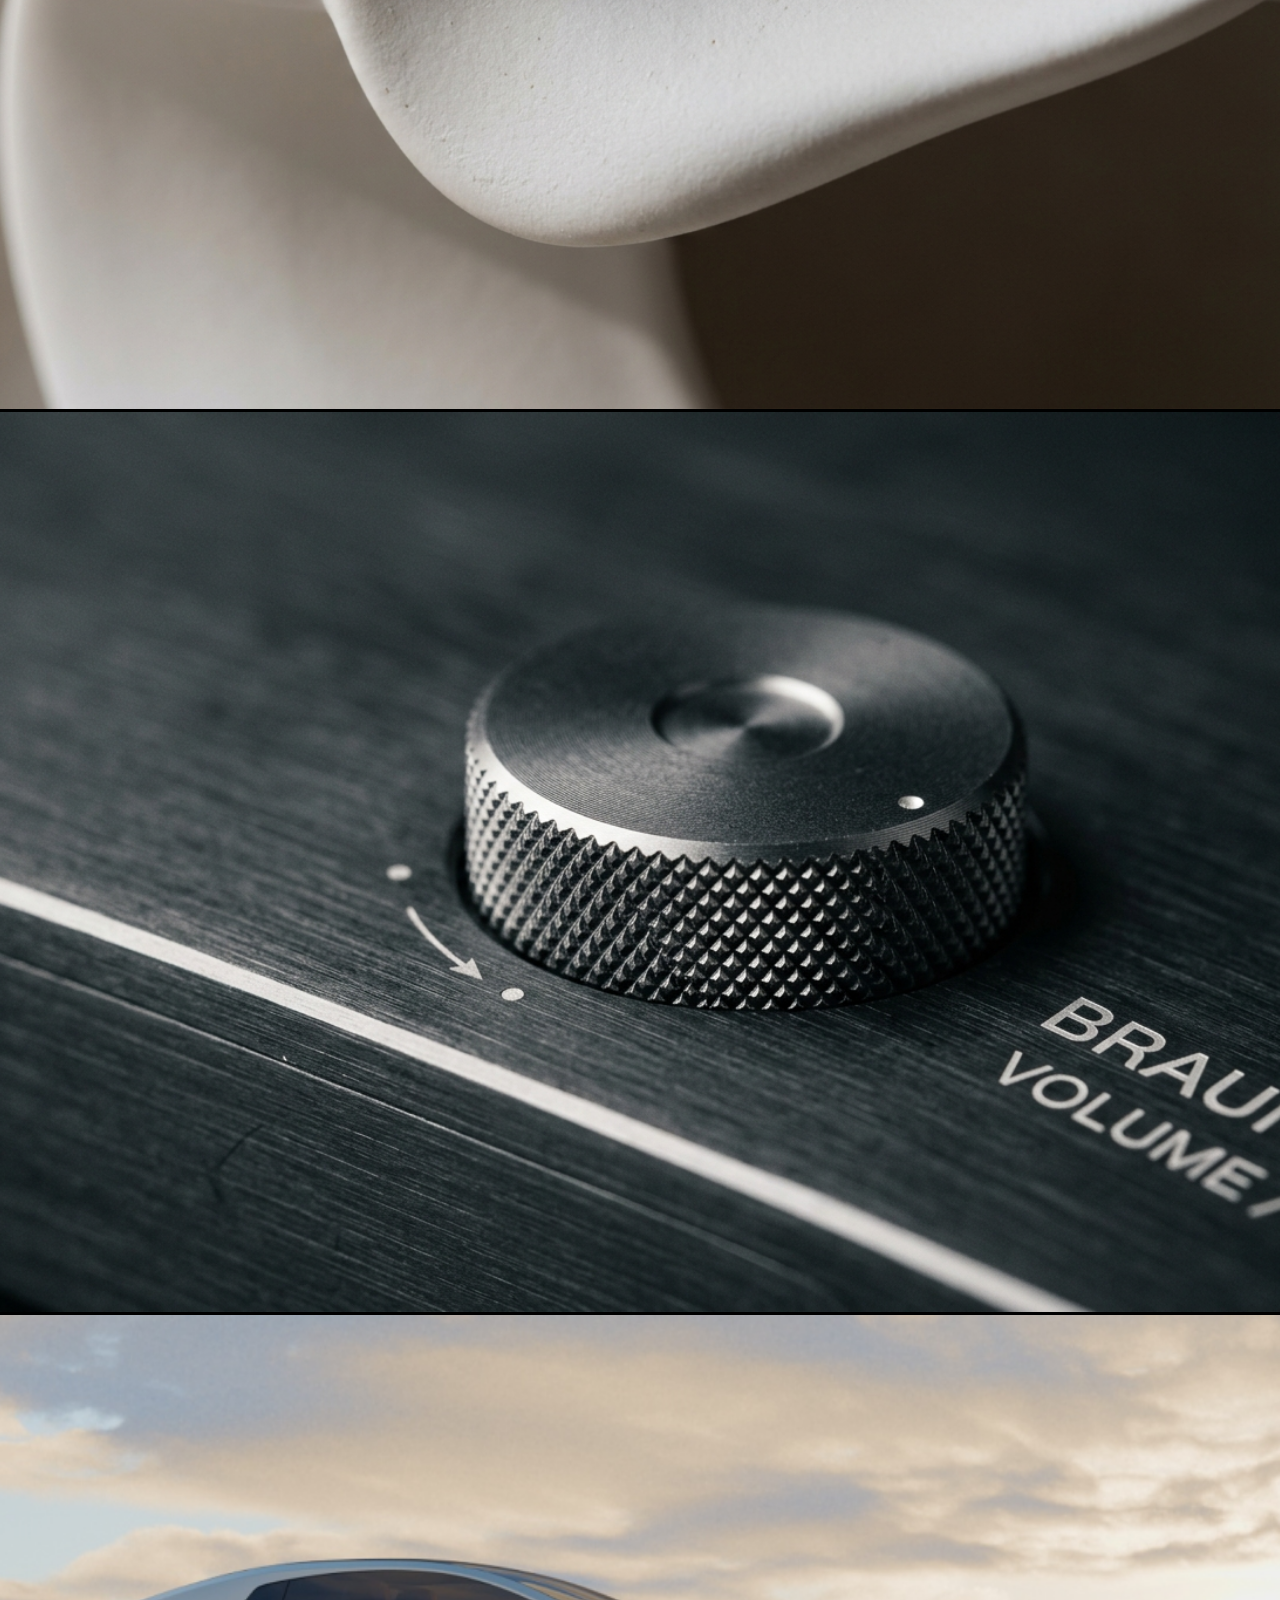
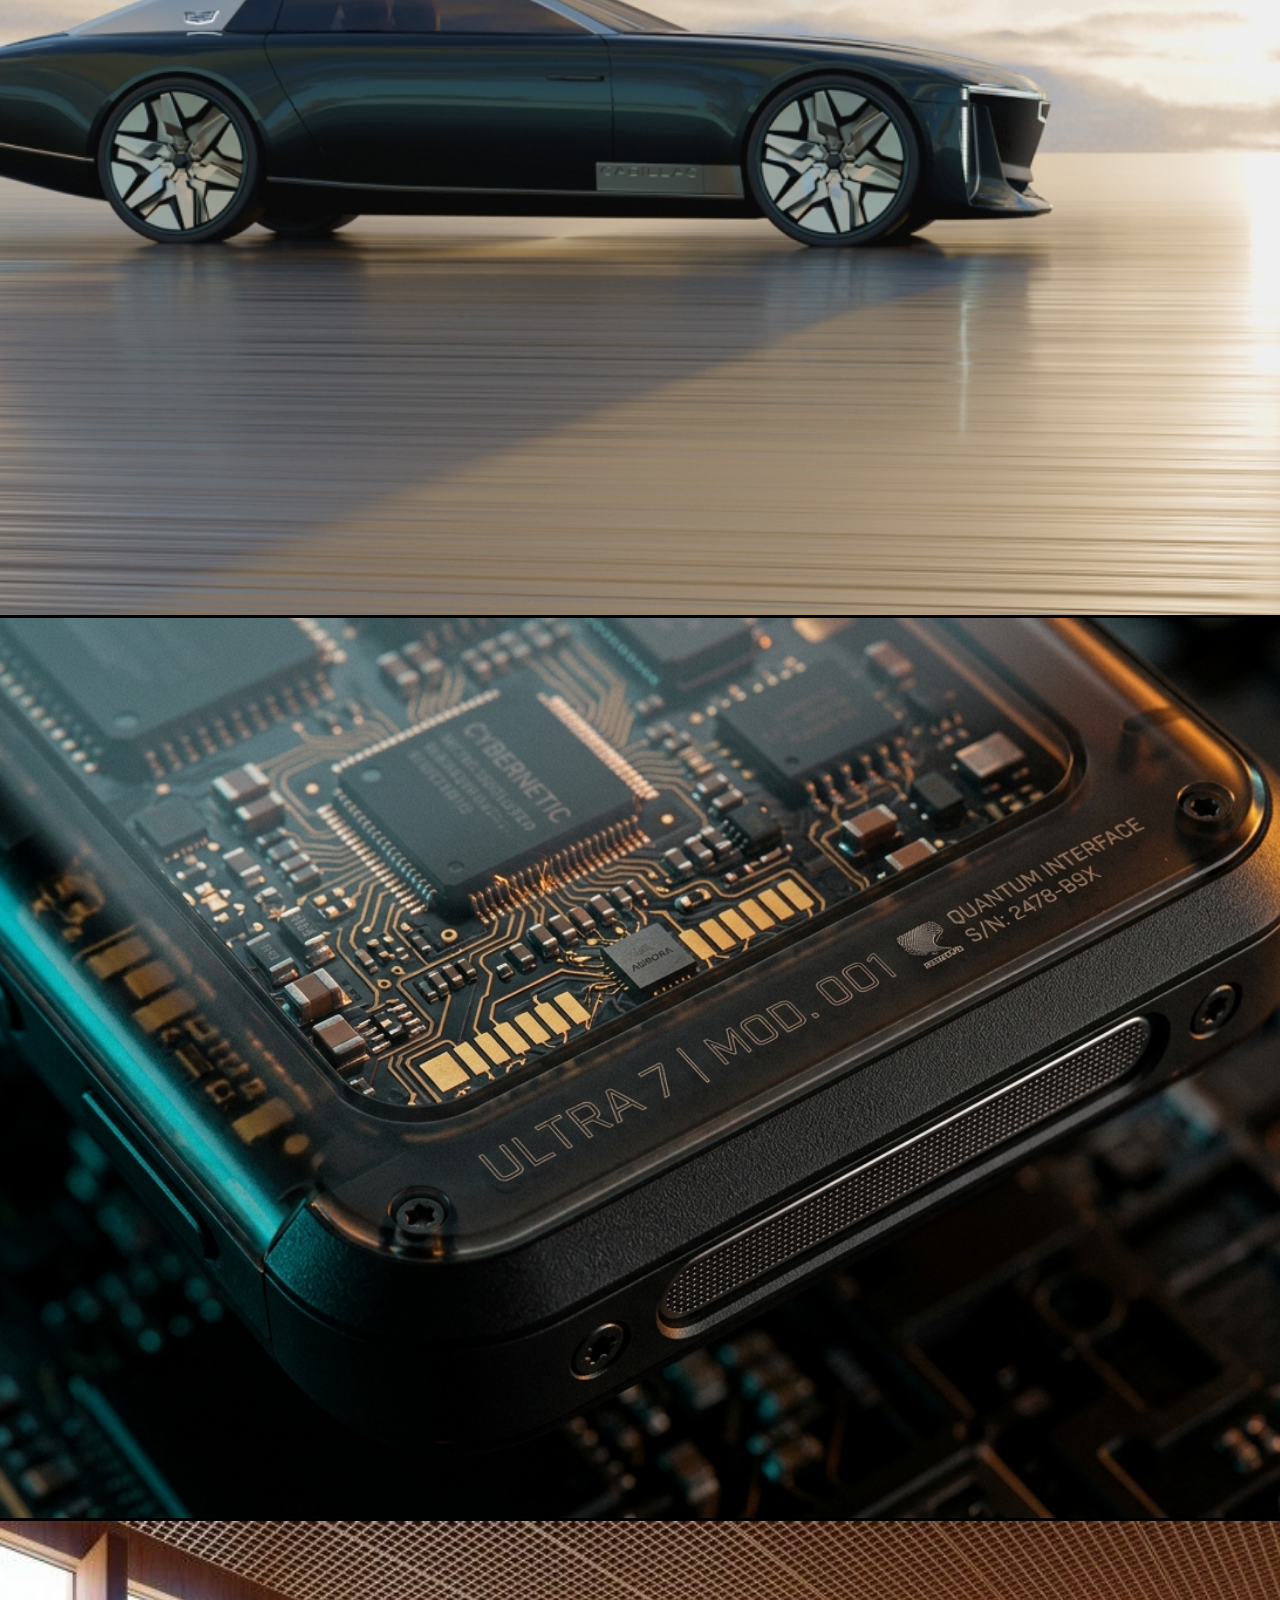
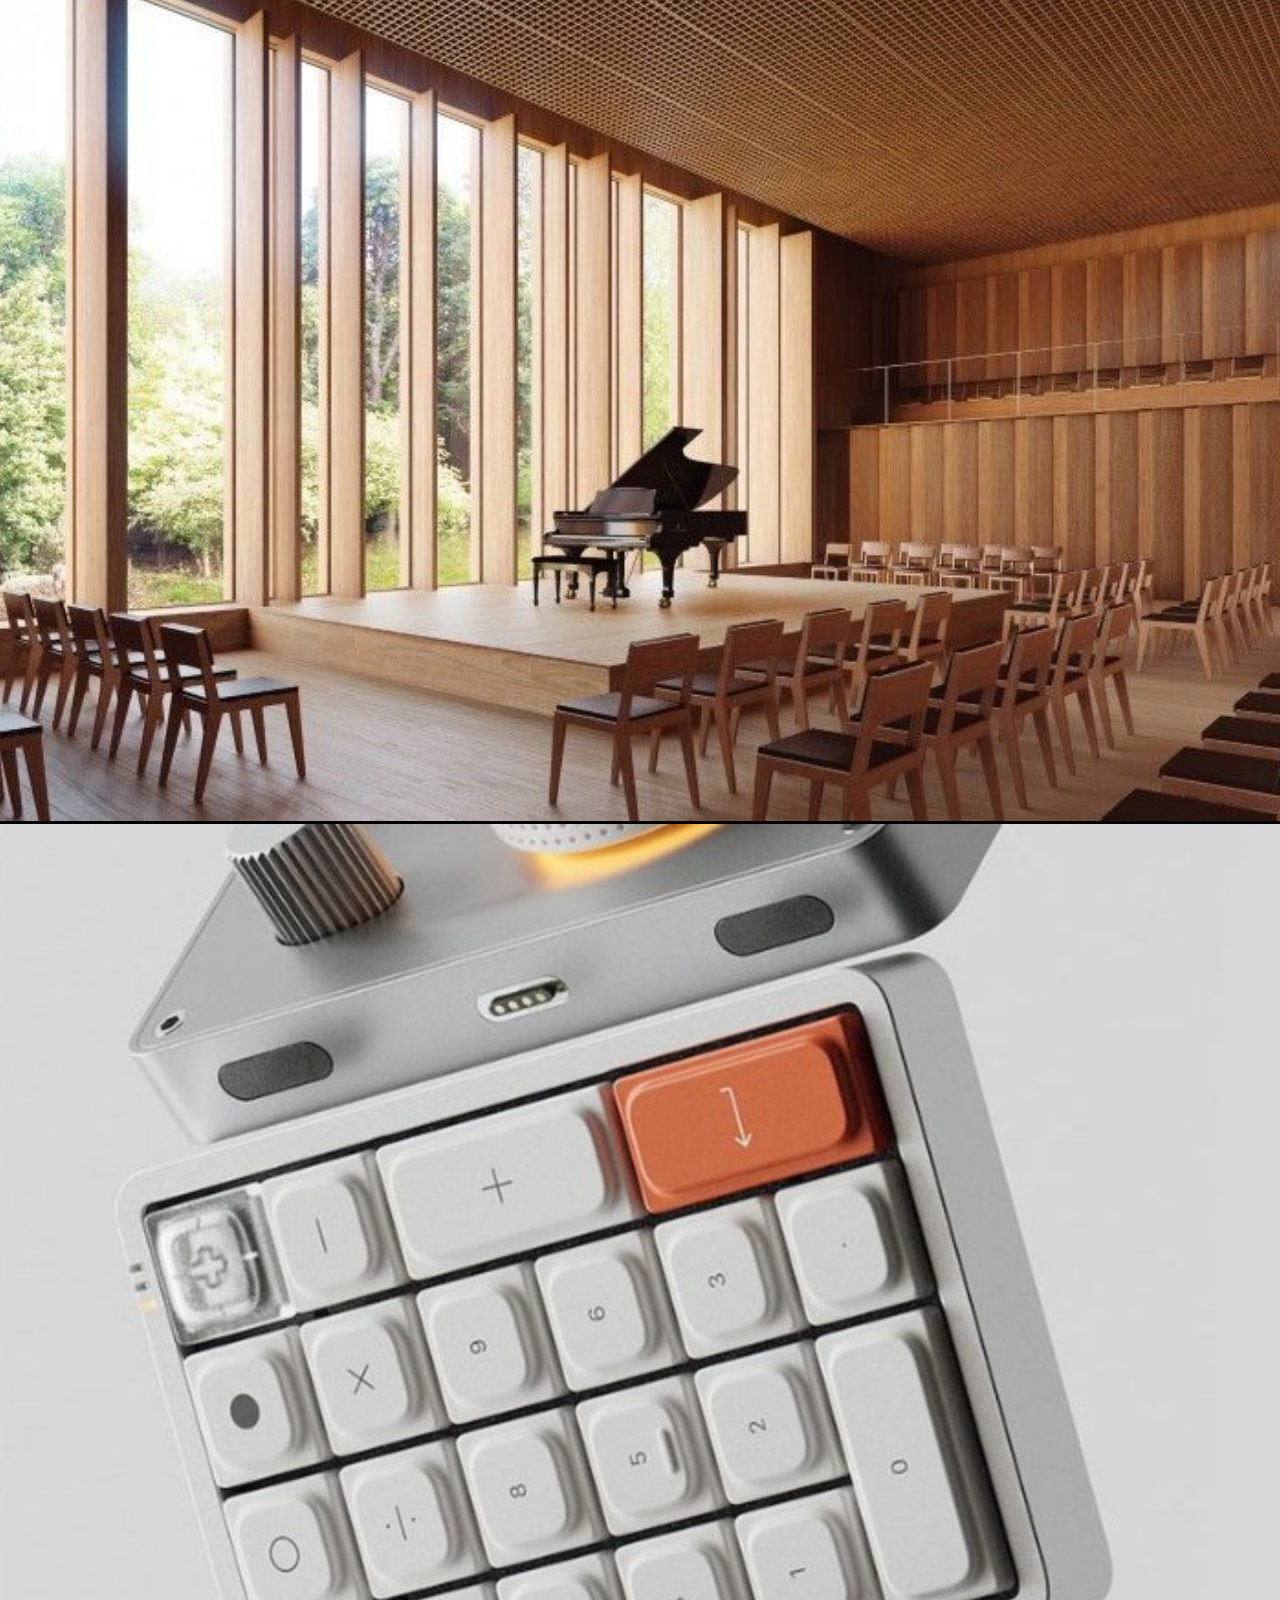
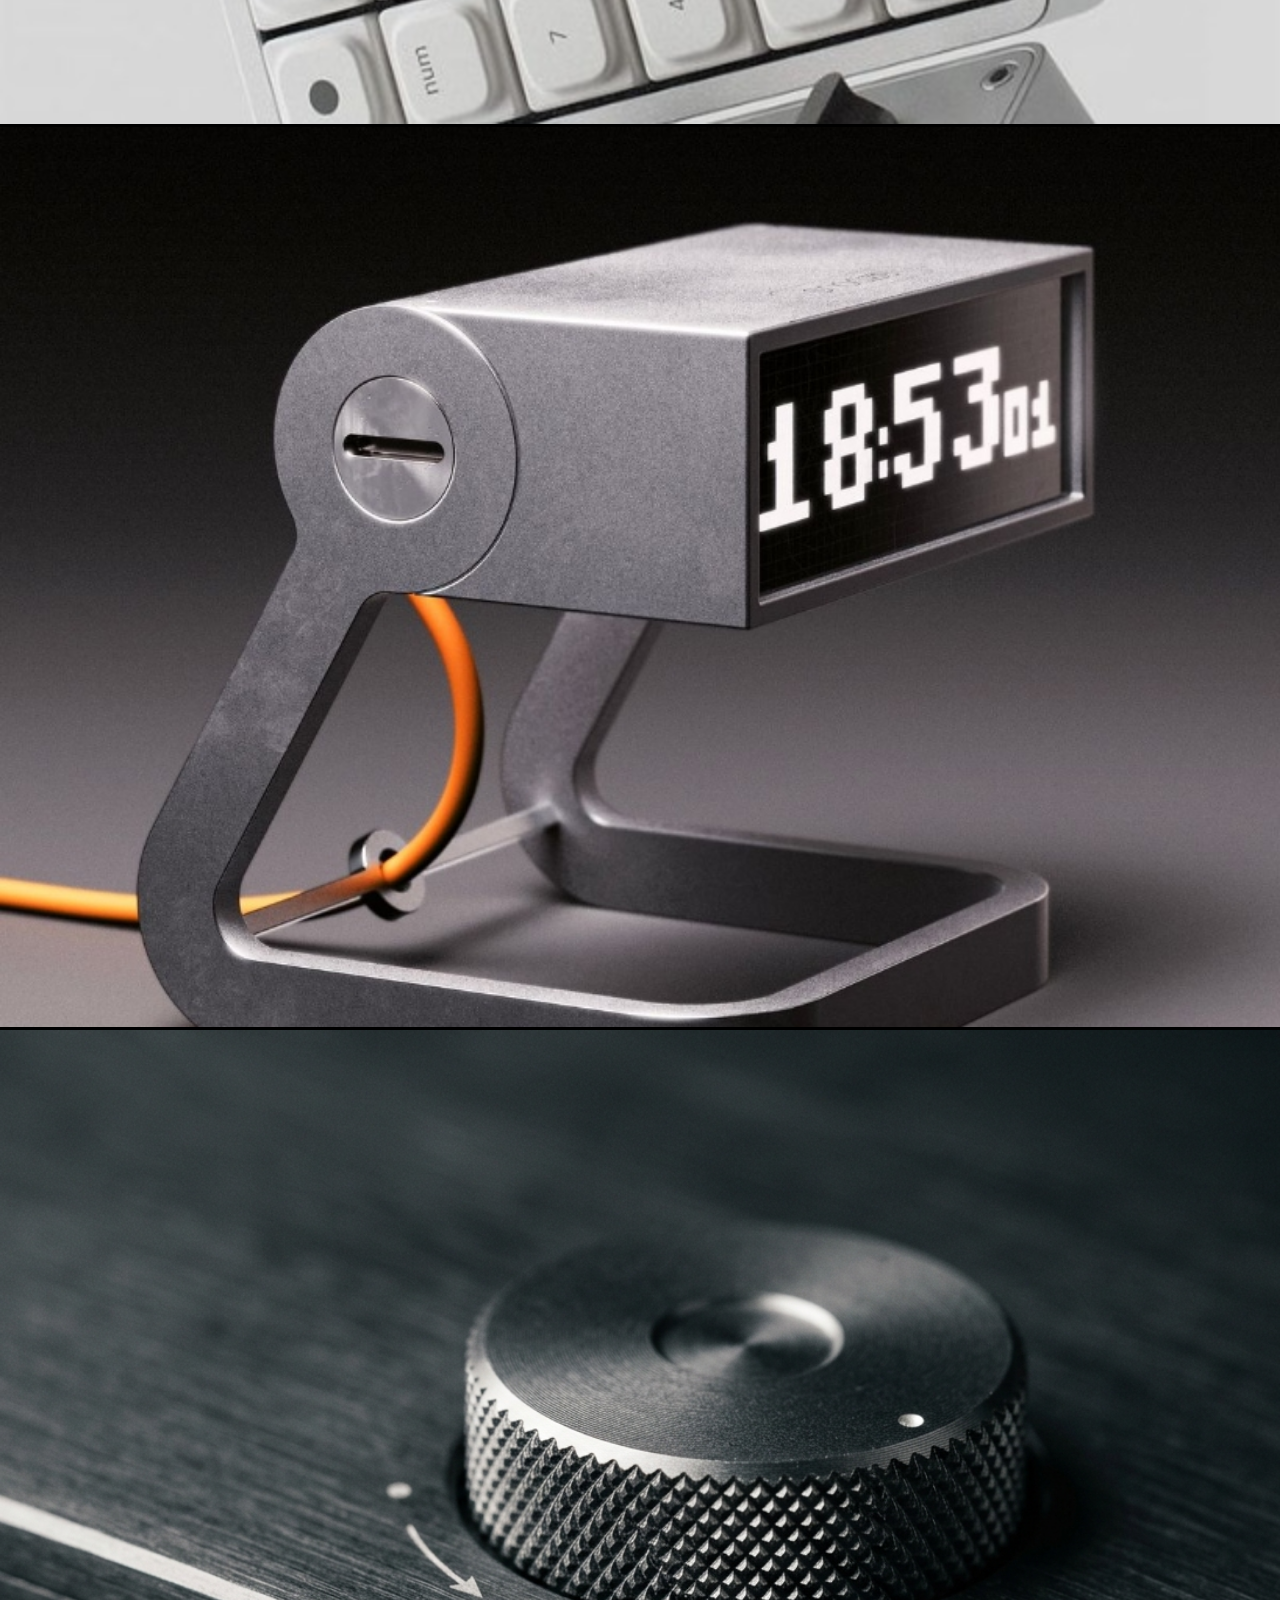
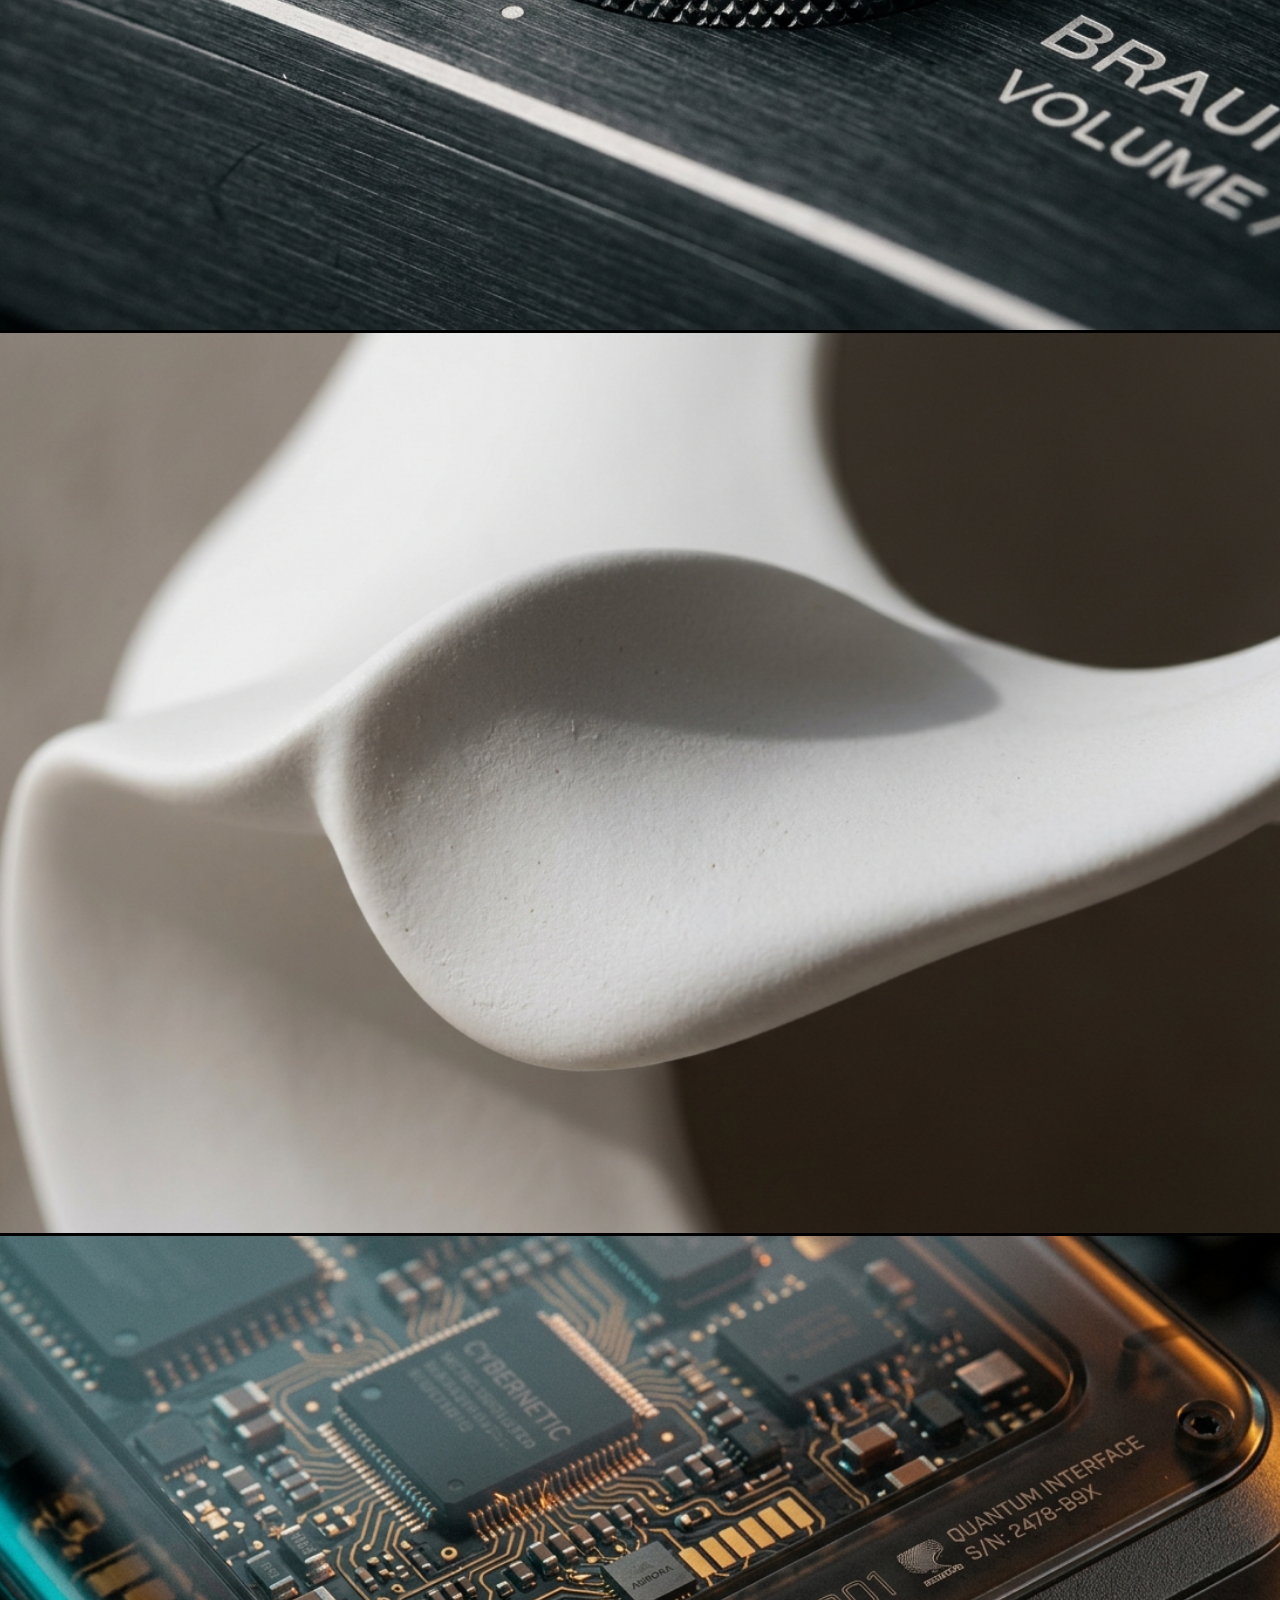
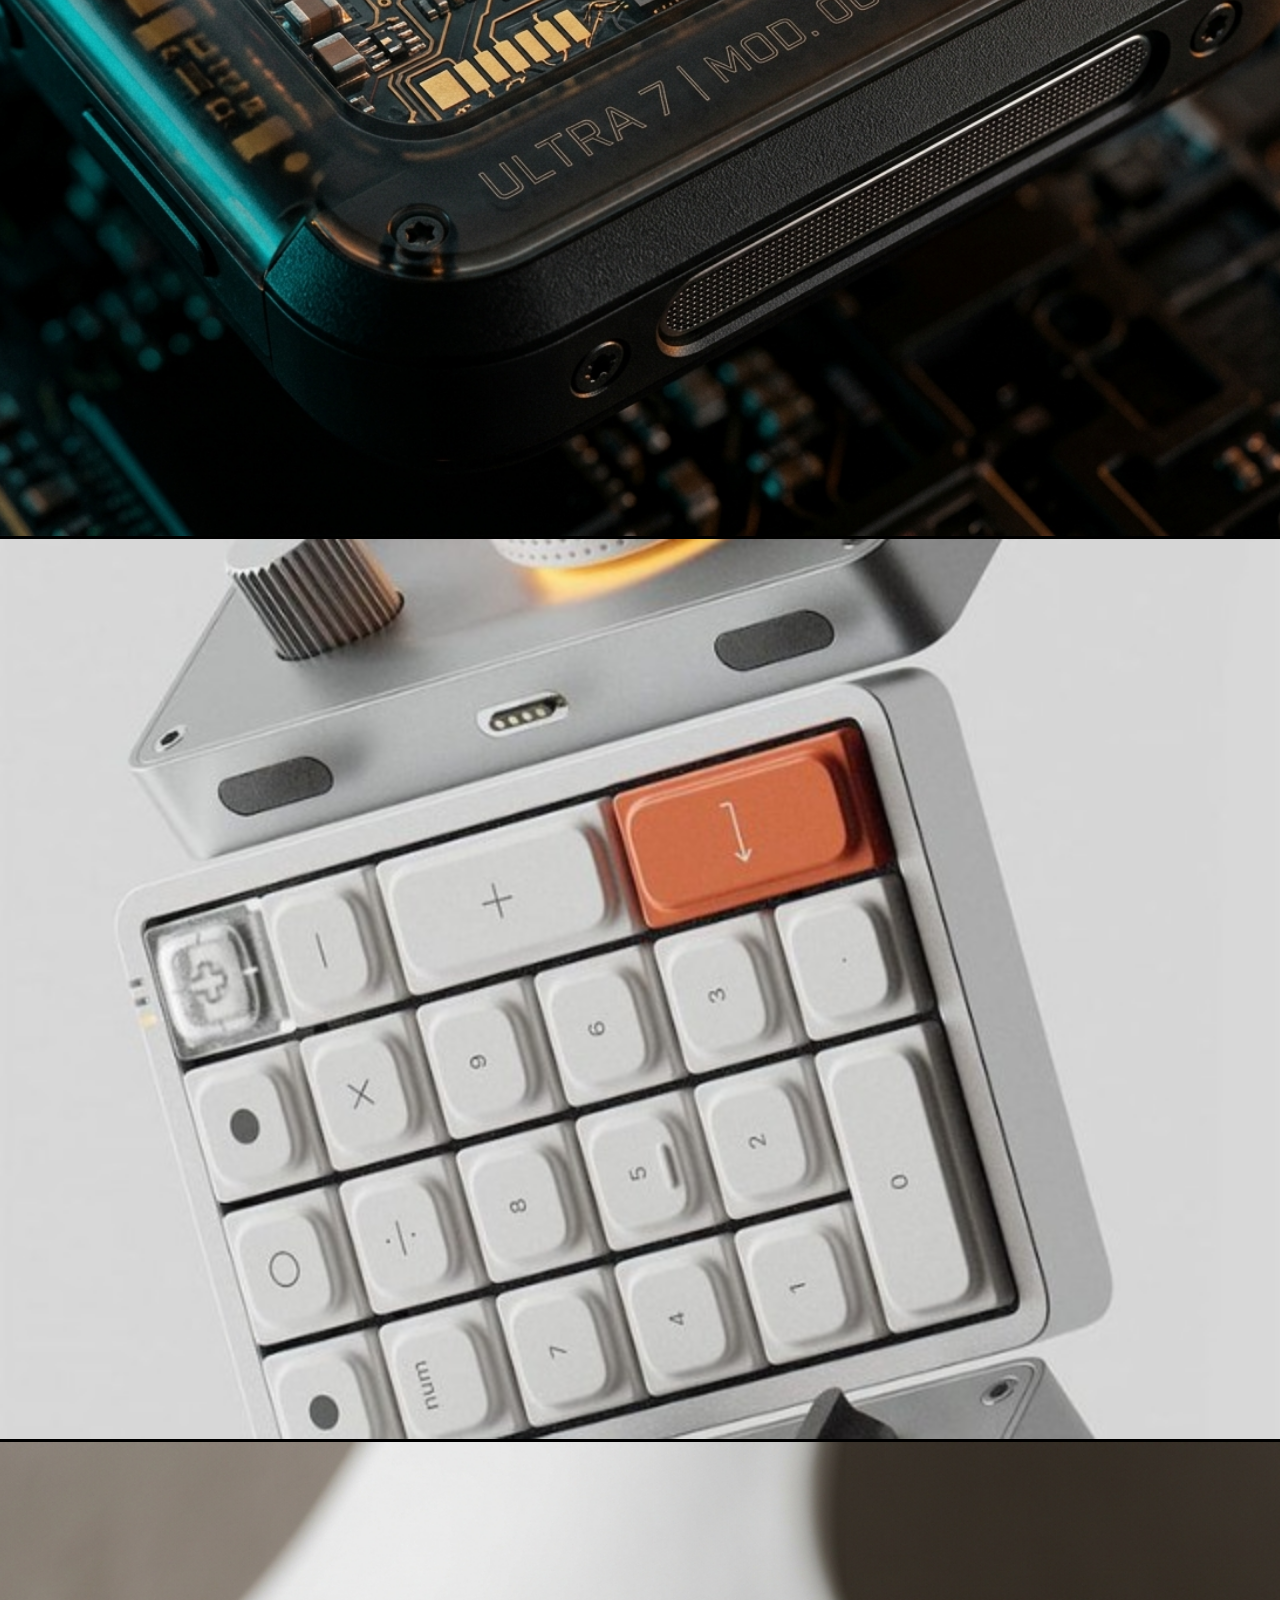
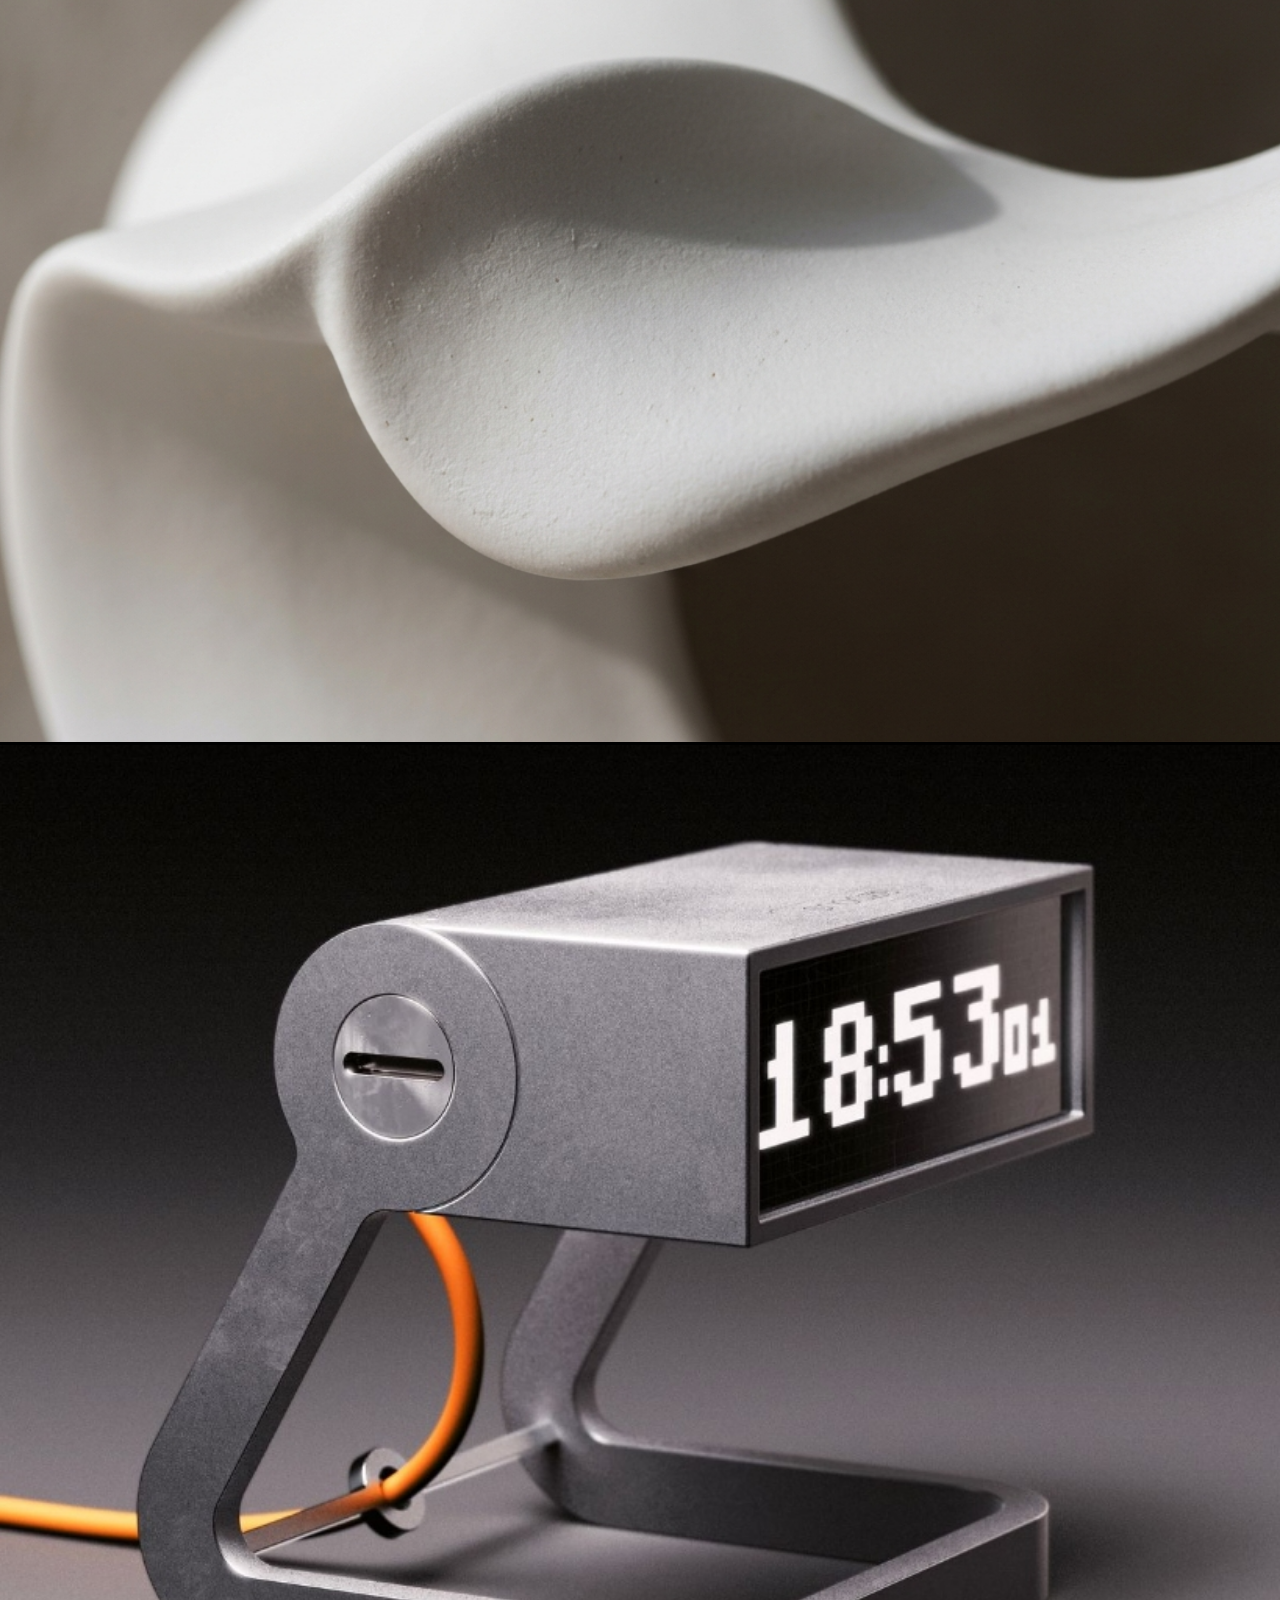
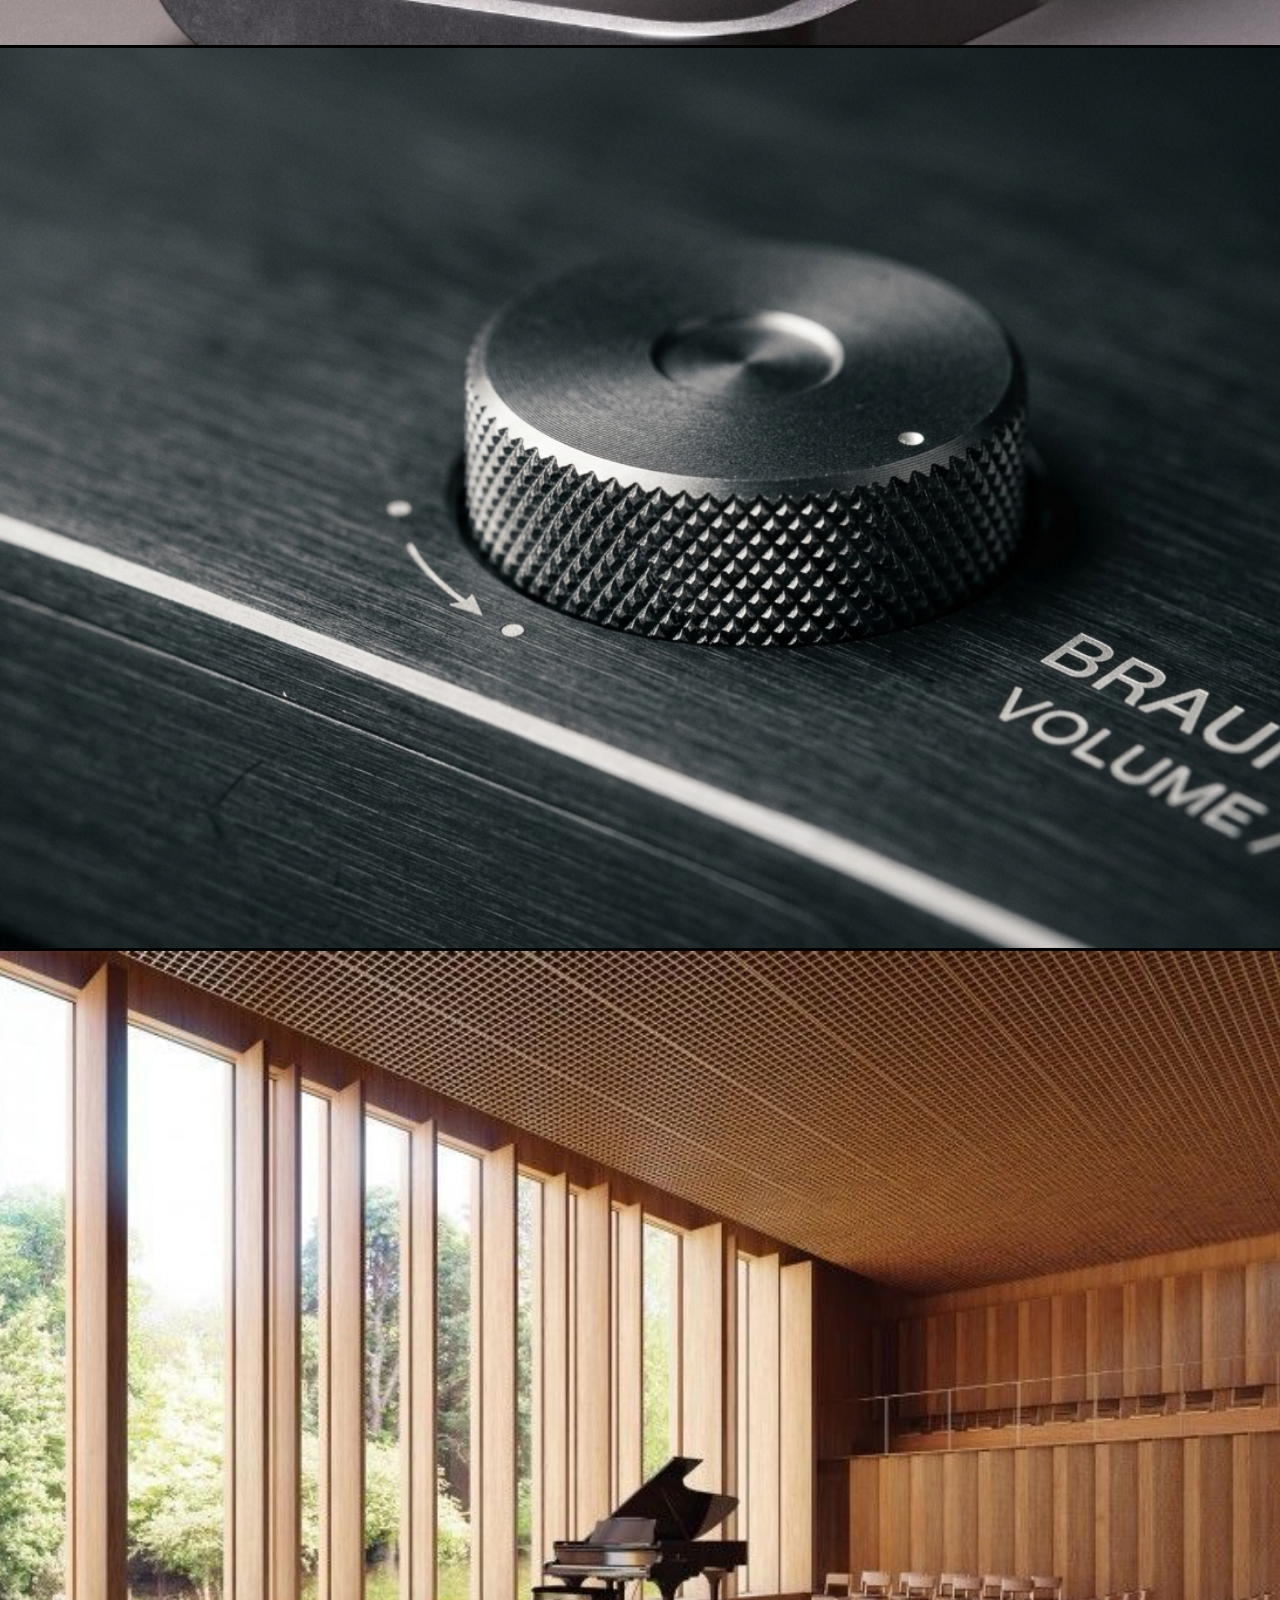
<file: projects.html>
<!DOCTYPE html>
<html lang="ko">
<head>
  <meta charset="UTF-8" />
  <meta name="viewport" content="width=device-width, initial-scale=1.0" />
  <title>PROJECTS | 2026 명지대학교 디자인학부 인더스트리얼디자인 졸업전시</title>
  <meta name="description" content="2026 졸업전시회 프로젝트 갤러리 - 개인작 26점, 팀작 3점 총 29점" />

  <!-- Google Fonts: Noto Sans KR -->
  <link rel="preconnect" href="https://fonts.googleapis.com" />
  <link rel="preconnect" href="https://fonts.gstatic.com" crossorigin />
  <link href="https://fonts.googleapis.com/css2?family=Noto+Sans+KR:wght@300;400;500;700&display=swap" rel="stylesheet" />

  <!-- Main Stylesheet -->
  <link rel="stylesheet" href="style.css" />
</head>
<body class="projects-body">

  <!-- =========================================================
       Header
       ========================================================= -->
  <header id="site-header" class="site-header">
    <div class="header-container">
      <div class="header-logo">
        <a href="index.html" aria-label="홈으로 이동">
          <img src="images/logo.png" alt="로고" class="header-logo-img" />
        </a>
      </div>

      <nav id="main-nav" class="main-nav" aria-label="메인 메뉴">
        <ul class="nav-list">
          <li class="nav-item"><a href="projects.html" class="active">PROJECTS</a></li>
          <li class="nav-item"><a href="exhibition.html">EXHIBITION</a></li>
          <li class="nav-item"><a href="designer.html">DESIGNER</a></li>
          <li class="nav-item"><a href="archive.html">ARCHIVE</a></li>
        </ul>
      </nav>
    </div>
  </header>

  <!-- =========================================================
       Main Content: Staggered Masonry Grid (29 Projects)
       - Images only (Text visible ONLY on mouse hover)
       - Individual: 26 works
       - Team: 3 works
       ========================================================= -->
  <main id="main-content" class="projects-fullwidth-page">

    <!-- =========================================================
         화면 가운데 고정된 타이포 박스 (스크롤에 따라 작품 정보 자동 변경)
         ========================================================= -->
    <div id="project-fixed-caption" class="project-fixed-caption" aria-live="polite">
      <div class="fixed-caption-inner">
        <span id="fixed-caption-badge" class="fixed-caption-badge" style="display: none;">TEAM</span>
        <h2 id="fixed-caption-title" class="fixed-caption-title">기억의 지층</h2>
        <p id="fixed-caption-artist" class="fixed-caption-artist">강태민</p>
      </div>
    </div>

    <div class="projects-masonry-grid">

      <!-- 01. 개인작 -->
      <article class="masonry-project-item ratio-portrait-soft" id="project-01">
        <div class="project-media-wrapper">
          <img src="images/projects/project-sample-01.jpg" alt="기억의 지층" />
        </div>
        <div class="project-overlay">
          <h3 class="overlay-work-title">기억의 지층</h3>
          <p class="overlay-artist-name">강태민</p>
        </div>
      </article>

      <!-- 02. 개인작 -->
      <article class="masonry-project-item ratio-square" id="project-02">
        <div class="project-media-wrapper">
          <img src="images/projects/project-sample-03.jpg" alt="비가시적 파동" />
        </div>
        <div class="project-overlay">
          <h3 class="overlay-work-title">비가시적 파동</h3>
          <p class="overlay-artist-name">김민준</p>
        </div>
      </article>

      <!-- 03. 개인작 -->
      <article class="masonry-project-item ratio-landscape-wide" id="project-03">
        <div class="project-media-wrapper">
          <img src="images/projects/project-sample-02.png" alt="도시 속의 쉼표" />
        </div>
        <div class="project-overlay">
          <h3 class="overlay-work-title">도시 속의 쉼표</h3>
          <p class="overlay-artist-name">박도현</p>
        </div>
      </article>

      <!-- 04. 개인작 -->
      <article class="masonry-project-item ratio-portrait" id="project-04">
        <div class="project-media-wrapper">
          <img src="images/projects/project-sample-06.jpg" alt="인공 정서의 잔상" loading="lazy" />
        </div>
        <div class="project-overlay">
          <h3 class="overlay-work-title">인공 정서의 잔상</h3>
          <p class="overlay-artist-name">배유진</p>
        </div>
      </article>

      <!-- 05. 개인작 -->
      <article class="masonry-project-item ratio-landscape" id="project-05">
        <div class="project-media-wrapper">
          <img src="images/projects/project-sample-05.jpg" alt="활자의 리듬과 형태" loading="lazy" />
        </div>
        <div class="project-overlay">
          <h3 class="overlay-work-title">활자의 리듬과 형태</h3>
          <p class="overlay-artist-name">송하은</p>
        </div>
      </article>

      <!-- 06. [팀작 01] -->
      <article class="masonry-project-item ratio-cinema" id="project-06">
        <div class="project-media-wrapper">
          <img src="images/projects/project-sample-04.jpg" alt="넥서스 모빌리티 에코시스템" loading="lazy" />
        </div>
        <div class="project-overlay">
          <span class="project-team-badge">TEAM PROJECT</span>
          <h3 class="overlay-work-title">넥서스 모빌리티 에코시스템</h3>
          <p class="overlay-artist-name">강태민 &middot; 신재원 &middot; 홍길동</p>
        </div>
      </article>

      <!-- 07. 개인작 -->
      <article class="masonry-project-item ratio-square" id="project-07">
        <div class="project-media-wrapper">
          <img src="images/projects/project-sample-07.jpg" alt="생태적 전환의 시각화" loading="lazy" />
        </div>
        <div class="project-overlay">
          <h3 class="overlay-work-title">생태적 전환의 시각화</h3>
          <p class="overlay-artist-name">신재원</p>
        </div>
      </article>

      <!-- 08. 개인작 -->
      <article class="masonry-project-item ratio-portrait-tall" id="project-08">
        <div class="project-media-wrapper">
          <img src="images/projects/project-sample-02.png" alt="모호한 공간의 기록" loading="lazy" />
        </div>
        <div class="project-overlay">
          <h3 class="overlay-work-title">모호한 공간의 기록</h3>
          <p class="overlay-artist-name">오채원</p>
        </div>
      </article>

      <!-- 09. 개인작 -->
      <article class="masonry-project-item ratio-portrait-soft" id="project-09">
        <div class="project-media-wrapper">
          <img src="images/projects/project-sample-01.jpg" alt="촉각적 인터페이스" loading="lazy" />
        </div>
        <div class="project-overlay">
          <h3 class="overlay-work-title">촉각적 인터페이스</h3>
          <p class="overlay-artist-name">윤도윤</p>
        </div>
      </article>

      <!-- 10. 개인작 -->
      <article class="masonry-project-item ratio-landscape-wide" id="project-10">
        <div class="project-media-wrapper">
          <img src="images/projects/project-sample-03.jpg" alt="순간의 무게" loading="lazy" />
        </div>
        <div class="project-overlay">
          <h3 class="overlay-work-title">순간의 무게</h3>
          <p class="overlay-artist-name">이서연</p>
        </div>
      </article>

      <!-- 11. 개인작 -->
      <article class="masonry-project-item ratio-portrait" id="project-11">
        <div class="project-media-wrapper">
          <img src="images/projects/project-sample-05.jpg" alt="다음 세대의 언어" loading="lazy" />
        </div>
        <div class="project-overlay">
          <h3 class="overlay-work-title">다음 세대의 언어</h3>
          <p class="overlay-artist-name">이준서</p>
        </div>
      </article>

      <!-- 12. 개인작 -->
      <article class="masonry-project-item ratio-square" id="project-12">
        <div class="project-media-wrapper">
          <img src="images/projects/project-sample-06.jpg" alt="경계의 잔향" loading="lazy" />
        </div>
        <div class="project-overlay">
          <h3 class="overlay-work-title">경계의 잔향</h3>
          <p class="overlay-artist-name">정수빈</p>
        </div>
      </article>

      <!-- 13. [팀작 02] -->
      <article class="masonry-project-item ratio-landscape" id="project-13">
        <div class="project-media-wrapper">
          <img src="images/projects/project-sample-07.jpg" alt="바이오-스마트 케어 플랫폼" loading="lazy" />
        </div>
        <div class="project-overlay">
          <span class="project-team-badge">TEAM PROJECT</span>
          <h3 class="overlay-work-title">바이오-스마트 케어 플랫폼</h3>
          <p class="overlay-artist-name">오채원 &middot; 최지우 &middot; 한예린</p>
        </div>
      </article>

      <!-- 14. 개인작 -->
      <article class="masonry-project-item ratio-portrait-soft" id="project-14">
        <div class="project-media-wrapper">
          <img src="images/projects/project-sample-01.jpg" alt="물성의 확장" loading="lazy" />
        </div>
        <div class="project-overlay">
          <h3 class="overlay-work-title">물성의 확장</h3>
          <p class="overlay-artist-name">조하람</p>
        </div>
      </article>

      <!-- 15. 개인작 -->
      <article class="masonry-project-item ratio-landscape-wide" id="project-15">
        <div class="project-media-wrapper">
          <img src="images/projects/project-sample-06.jpg" alt="유동하는 구조" loading="lazy" />
        </div>
        <div class="project-overlay">
          <h3 class="overlay-work-title">유동하는 구조</h3>
          <p class="overlay-artist-name">최지우</p>
        </div>
      </article>

      <!-- 16. 개인작 -->
      <article class="masonry-project-item ratio-portrait" id="project-16">
        <div class="project-media-wrapper">
          <img src="images/projects/project-sample-03.jpg" alt="파편화된 시간" loading="lazy" />
        </div>
        <div class="project-overlay">
          <h3 class="overlay-work-title">파편화된 시간</h3>
          <p class="overlay-artist-name">한예린</p>
        </div>
      </article>

      <!-- 17. 개인작 -->
      <article class="masonry-project-item ratio-square" id="project-17">
        <div class="project-media-wrapper">
          <img src="images/projects/project-sample-05.jpg" alt="중첩의 미학" loading="lazy" />
        </div>
        <div class="project-overlay">
          <h3 class="overlay-work-title">중첩의 미학</h3>
          <p class="overlay-artist-name">홍길동</p>
        </div>
      </article>

      <!-- 18. 개인작 -->
      <article class="masonry-project-item ratio-portrait-tall" id="project-18">
        <div class="project-media-wrapper">
          <img src="images/projects/project-sample-02.png" alt="보이지 않는 연결" loading="lazy" />
        </div>
        <div class="project-overlay">
          <h3 class="overlay-work-title">보이지 않는 연결</h3>
          <p class="overlay-artist-name">황시우</p>
        </div>
      </article>

      <!-- 19. 개인작 -->
      <article class="masonry-project-item ratio-portrait-soft" id="project-19">
        <div class="project-media-wrapper">
          <img src="images/projects/project-sample-01.jpg" alt="침묵의 형태" loading="lazy" />
        </div>
        <div class="project-overlay">
          <h3 class="overlay-work-title">침묵의 형태</h3>
          <p class="overlay-artist-name">권민재</p>
        </div>
      </article>

      <!-- 20. 개인작 -->
      <article class="masonry-project-item ratio-landscape-wide" id="project-20">
        <div class="project-media-wrapper">
          <img src="images/projects/project-sample-03.jpg" alt="빛과 그림자의 호흡" loading="lazy" />
        </div>
        <div class="project-overlay">
          <h3 class="overlay-work-title">빛과 그림자의 호흡</h3>
          <p class="overlay-artist-name">김하율</p>
        </div>
      </article>

      <!-- 21. [팀작 03] -->
      <article class="masonry-project-item ratio-cinema" id="project-21">
        <div class="project-media-wrapper">
          <img src="images/projects/project-sample-04.jpg" alt="도시 자율주행 인터랙션" loading="lazy" />
        </div>
        <div class="project-overlay">
          <span class="project-team-badge">TEAM PROJECT</span>
          <h3 class="overlay-work-title">도시 자율주행 인터랙션</h3>
          <p class="overlay-artist-name">박도현 &middot; 배유진 &middot; 송하은 &middot; 황시우</p>
        </div>
      </article>

      <!-- 22. 개인작 -->
      <article class="masonry-project-item ratio-portrait" id="project-22">
        <div class="project-media-wrapper">
          <img src="images/projects/project-sample-05.jpg" alt="감각의 전이" loading="lazy" />
        </div>
        <div class="project-overlay">
          <h3 class="overlay-work-title">감각의 전이</h3>
          <p class="overlay-artist-name">노은우</p>
        </div>
      </article>

      <!-- 23. 개인작 -->
      <article class="masonry-project-item ratio-square" id="project-23">
        <div class="project-media-wrapper">
          <img src="images/projects/project-sample-06.jpg" alt="지속 가능한 순환" loading="lazy" />
        </div>
        <div class="project-overlay">
          <h3 class="overlay-work-title">지속 가능한 순환</h3>
          <p class="overlay-artist-name">문서진</p>
        </div>
      </article>

      <!-- 24. 개인작 -->
      <article class="masonry-project-item ratio-landscape" id="project-24">
        <div class="project-media-wrapper">
          <img src="images/projects/project-sample-02.png" alt="일상의 재해석" loading="lazy" />
        </div>
        <div class="project-overlay">
          <h3 class="overlay-work-title">일상의 재해석</h3>
          <p class="overlay-artist-name">서지안</p>
        </div>
      </article>

      <!-- 25. 개인작 -->
      <article class="masonry-project-item ratio-portrait-tall" id="project-25">
        <div class="project-media-wrapper">
          <img src="images/projects/project-sample-07.jpg" alt="공존의 조건" loading="lazy" />
        </div>
        <div class="project-overlay">
          <h3 class="overlay-work-title">공존의 조건</h3>
          <p class="overlay-artist-name">안도하</p>
        </div>
      </article>

      <!-- 26. 개인작 -->
      <article class="masonry-project-item ratio-portrait-soft" id="project-26">
        <div class="project-media-wrapper">
          <img src="images/projects/project-sample-01.jpg" alt="기계적 서정" loading="lazy" />
        </div>
        <div class="project-overlay">
          <h3 class="overlay-work-title">기계적 서정</h3>
          <p class="overlay-artist-name">유하린</p>
        </div>
      </article>

      <!-- 27. 개인작 -->
      <article class="masonry-project-item ratio-square" id="project-27">
        <div class="project-media-wrapper">
          <img src="images/projects/project-sample-03.jpg" alt="잔향의 기록" loading="lazy" />
        </div>
        <div class="project-overlay">
          <h3 class="overlay-work-title">잔향의 기록</h3>
          <p class="overlay-artist-name">장시후</p>
        </div>
      </article>

      <!-- 28. 개인작 -->
      <article class="masonry-project-item ratio-landscape-wide" id="project-28">
        <div class="project-media-wrapper">
          <img src="images/projects/project-sample-02.png" alt="공간의 온도" loading="lazy" />
        </div>
        <div class="project-overlay">
          <h3 class="overlay-work-title">공간의 온도</h3>
          <p class="overlay-artist-name">정다은</p>
        </div>
      </article>

      <!-- 29. 개인작 -->
      <article class="masonry-project-item ratio-portrait" id="project-29">
        <div class="project-media-wrapper">
          <img src="images/projects/project-sample-04.jpg" alt="미래를 향한 시선" loading="lazy" />
        </div>
        <div class="project-overlay">
          <h3 class="overlay-work-title">미래를 향한 시선</h3>
          <p class="overlay-artist-name">차승우</p>
        </div>
      </article>

    </div>
  </main>

  <!-- =========================================================
       Footer
       ========================================================= -->
  <footer id="site-footer" class="site-footer">
    <div class="footer-container">
      <div class="footer-top">
        <div class="footer-brand">
          <div class="footer-title">2026 GRADUATION EXHIBITION</div>
          <div class="footer-dept">명지대학교 디자인학부 인더스트리얼디자인</div>
        </div>

        <nav class="footer-nav" aria-label="하단 내비게이션">
          <ul>
            <li><a href="projects.html">PROJECTS</a></li>
            <li><a href="exhibition.html">EXHIBITION</a></li>
            <li><a href="designer.html">DESIGNER</a></li>
            <li><a href="archive.html">ARCHIVE</a></li>
          </ul>
        </nav>
      </div>

      <div class="footer-middle">
        <div class="footer-contact">
          <p><strong>Contact:</strong> 02-000-0000 | vcd2026@university.ac.kr</p>
          <p><strong>Address:</strong> 서울특별시 종로구 대학로 57 홍익아트센터</p>
        </div>

        <div class="footer-sns" aria-label="SNS 바로가기 자리">
          <span class="sns-item">[ Instagram ]</span>
          <span class="sns-item">[ YouTube ]</span>
          <span class="sns-item">[ Behance ]</span>
        </div>
      </div>

      <div class="footer-bottom">
        <p class="copyright">&copy; 2026 Department of Visual Communication Design. All rights reserved.</p>
      </div>
    </div>
  </footer>

  <script src="script.js"></script>
</body>
</html>
</file>
<file: style.css>
/* =========================================================
   2026 Graduation Exhibition - Base Stylesheet
   - Minimal Monochrome Theme
   - Responsive Layout & Multi-Page Semantic Structure
   - Font: 'Noto Sans KR', sans-serif
   ========================================================= */

/* 1. Reset & Global Variables */
:root {
  --color-bg: #0d0d0d;
  --color-text: #f2f2f2;
  --color-muted: #8e8e8e;
  --color-light-muted: #4a4a4a;
  --color-border: #222222;
  --color-placeholder-bg: #181818;
  --color-placeholder-text: #666666;
  --color-card-bg: #141414;
  --color-card-hover: #1c1c1c;

  --font-family: 'Noto Sans KR', -apple-system, BlinkMacSystemFont, 'Segoe UI', Roboto, sans-serif;
  --header-height: 64px;
  --max-content-width: 100%;
}

*, *::before, *::after {
  box-sizing: border-box;
  margin: 0;
  padding: 0;
}

html {
  font-size: 16px;
  scroll-behavior: auto;
  overscroll-behavior-y: none;
}

/* 커스텀 불씨 커서 활성화 시 기본 커서 숨김 */
.custom-cursor-active,
.custom-cursor-active body,
.custom-cursor-active a,
.custom-cursor-active button,
.custom-cursor-active input,
.custom-cursor-active [role="button"] {
  cursor: none !important;
}

body {
  font-family: var(--font-family);
  background-color: var(--color-bg);
  color: var(--color-text);
  line-height: 1.6;
  -webkit-font-smoothing: antialiased;
  -moz-osx-font-smoothing: grayscale;
  min-height: 100vh;
  display: flex;
  flex-direction: column;
}

/* =========================================================
   Pure Glowing Ember Gradient Cursor & Soft Wide Trail (Seamless Boundary)
   ========================================================= */
.ember-gradient-cursor {
  position: fixed;
  top: 0;
  left: 0;
  width: 120px;
  height: 120px;
  margin-top: -60px;
  margin-left: -60px;
  pointer-events: none;
  z-index: 999999;
  /* 55% 지점에서 이미 완전 투명(0)으로 수렴하여 외곽선/원형 경계가 물리적으로 생기지 않음 */
  background: radial-gradient(
    circle at 50% 50%,
    rgba(255, 235, 190, 0.45) 0%,
    rgba(255, 135, 30, 0.22) 16%,
    rgba(235, 55, 0, 0.07) 32%,
    rgba(180, 20, 0, 0.01) 45%,
    rgba(0, 0, 0, 0) 58%
  );
  mix-blend-mode: screen;
  transition: transform 0.35s cubic-bezier(0.16, 1, 0.3, 1),
              opacity 0.25s ease;
  will-change: transform;
}

/* 뒤따라오는 넓고 부드러운 투명 불씨 잔상 오라 (완전 무경계) */
.ember-cursor-trail {
  position: fixed;
  top: 0;
  left: 0;
  width: 240px;
  height: 240px;
  margin-top: -120px;
  margin-left: -120px;
  pointer-events: none;
  z-index: 999998;
  /* 52% 지점에서 완전 소멸하여 박스 외곽에 닿지 않음 */
  background: radial-gradient(
    circle at 50% 50%,
    rgba(255, 120, 20, 0.16) 0%,
    rgba(255, 50, 0, 0.06) 20%,
    rgba(180, 20, 0, 0.01) 36%,
    rgba(0, 0, 0, 0) 52%
  );
  mix-blend-mode: screen;
  filter: blur(8px);
  transition: transform 0.45s cubic-bezier(0.16, 1, 0.3, 1),
              opacity 0.3s ease;
  will-change: transform;
}

/* 링크/버튼 호버 시 부드럽게 확산 */
.ember-gradient-cursor.hovered {
  transform: scale(1.35);
  opacity: 1;
}

.ember-cursor-trail.hovered {
  transform: scale(1.4);
  opacity: 0.95;
}

/* 클릭 시 살짝 응축되는 피드백 */
.ember-gradient-cursor.clicked {
  transform: scale(0.75);
}

.ember-cursor-trail.clicked {
  transform: scale(0.65);
}

/* 터치 기기에서는 커서 비활성화 및 기본 터치 허용 */
@media (hover: none) {
  body, a, button, input, [role="button"] {
    cursor: auto;
  }
  .ember-gradient-cursor,
  .ember-cursor-trail {
    display: none;
  }
}

main {
  flex: 1;
}

a {
  color: inherit;
  text-decoration: none;
}

ul, ol {
  list-style: none;
}

/* 2. Common Utilities */
.section-container {
  width: 100%;
  max-width: 100%;
  margin: 0;
  padding: 0 36px;
}

/* Gray Placeholder Box for media/images */
.placeholder-box {
  background-color: var(--color-placeholder-bg);
  border: 1px dashed #2c2c2c;
  display: flex;
  align-items: center;
  justify-content: center;
  color: var(--color-placeholder-text);
  font-size: 0.9rem;
  letter-spacing: 0.05em;
  user-select: none;
}

/* Common Sub-page Header Banner */
.page-header {
  padding: calc(var(--header-height) + 36px) 0 40px;
  border-bottom: 1px solid var(--color-border);
  margin-bottom: 48px;
}

.page-header .page-category {
  font-size: 0.8rem;
  font-weight: 700;
  letter-spacing: 0.15em;
  color: var(--color-muted);
  display: block;
  margin-bottom: 8px;
}

.page-header .page-title {
  font-size: clamp(2rem, 4vw, 3rem);
  font-weight: 700;
  letter-spacing: -0.02em;
  line-height: 1.2;
}

.page-header .page-subtitle {
  font-size: 1rem;
  color: var(--color-muted);
  margin-top: 10px;
}

/* =========================================================
   1. Header (#site-header) - Floating Inverted Typography
   - Always floating directly over page content (from y=0)
   - Background-aware: Inverts to Black on light background, White on dark background
   ========================================================= */
.site-header {
  position: fixed;
  top: 0;
  left: 0;
  width: 100%;
  height: var(--header-height);
  background: transparent !important;
  background-color: transparent !important;
  border: none !important;
  box-shadow: none !important;
  backdrop-filter: none !important;
  -webkit-backdrop-filter: none !important;
  z-index: 1000;
  pointer-events: none; /* 빈 공간은 클릭 관통 */
  mix-blend-mode: difference; /* 뒤의 배경을 감지하여 어두우면 화이트, 밝으면 블랙으로 자동 반전 */
  transform: translateY(0);
  opacity: 1;
  transition: transform 0.4s cubic-bezier(0.16, 1, 0.3, 1), opacity 0.3s ease;
  will-change: transform, opacity;
}

/* 스크롤을 내리면 자연스럽게 화면 위로 숨겨짐 */
.site-header.header-hidden {
  transform: translateY(-100%);
  opacity: 0;
  pointer-events: none !important;
}

.header-container {
  width: 100%;
  max-width: 100%;
  height: 100%;
  margin: 0;
  padding: 0 36px;
  display: flex;
  align-items: center;
  justify-content: space-between;
  pointer-events: none;
}

/* 타이포 요소: 순수 화이트(#ffffff)로 지정해야 difference 모드에서 밝은 곳은 블랙, 어두운 곳은 화이트로 완벽 반전 */
.header-logo {
  pointer-events: auto;
  display: flex;
  align-items: center;
}

.header-logo a {
  display: flex;
  align-items: center;
  gap: 8px;
  font-size: 0.95rem;
  font-weight: 700;
  letter-spacing: 0.02em;
  color: #ffffff;
  text-shadow: none;
  transition: opacity 0.2s ease, transform 0.2s ease;
  line-height: 1;
}

.header-logo a:hover {
  opacity: 0.7;
}

.header-logo-img {
  height: 26px;
  width: auto;
  display: block;
  object-fit: contain;
}

/* 홈 화면 전용 네비게이션: difference 블렌딩 없이 불투명도 100% 순수 화이트로 표시 */
.home-body .site-header {
  mix-blend-mode: normal;
}

.home-body .header-logo {
  position: relative;
  z-index: 1001;
}

.home-body .header-logo a {
  opacity: 1;
  display: inline-flex;
  align-items: center;
  transform-origin: center center;
  will-change: transform;
  transition: opacity 0.2s ease;
}

.home-body .header-logo-img {
  opacity: 1;
  will-change: transform, filter;
  filter: drop-shadow(0 2px 10px rgba(0, 0, 0, 0.5));
}

.home-body .header-logo a:hover {
  opacity: 0.8;
}

.header-logo .divider {
  color: #ffffff;
  opacity: 0.45;
}

/* 네비게이션 타이포 우측 배치 */
.main-nav {
  margin-left: auto;
  pointer-events: auto;
}

.main-nav .nav-list {
  display: flex;
  gap: 32px;
}

.main-nav .nav-item a {
  font-size: 0.85rem;
  font-weight: 500;
  letter-spacing: 0.08em;
  color: #ffffff;
  opacity: 0.75;
  position: relative;
  padding: 4px 0;
  text-shadow: none;
  transition: opacity 0.2s ease, transform 0.2s ease;
  display: inline-block;
}

.main-nav .nav-item a:hover {
  opacity: 1;
}

/* Active Link: 밝은 화이트 볼드 타이포로 강조 */
.main-nav .nav-item a.active {
  color: #ffffff;
  font-weight: 700;
  opacity: 1;
  text-shadow: none;
}

.main-nav .nav-item a.active::after {
  display: none;
}

/* =========================================================
   2. Main Page (Hero & Quick Gateways)
   ========================================================= */
.hero-section {
  position: relative;
  width: 100%;
  height: 100vh;
  min-height: 520px;
  display: flex;
  flex-direction: column;
  justify-content: flex-end;
  padding: calc(var(--header-height) + 24px) 36px 40px;
  overflow: hidden;
}

/* 홈화면 히어로 배경: 완전한 블랙에서 부드럽게 원래 이미지로 디졸브되는 애니메이션 */
@keyframes heroDissolveToImage {
  0% {
    opacity: 0;
  }
  100% {
    opacity: 1;
  }
}

.hero-bg-placeholder,
.hero-bg {
  position: absolute;
  top: 0;
  left: 0;
  width: 100%;
  height: 100%;
  background-color: #000000;
  overflow: hidden;
  border-bottom: 1px solid #141414;
  z-index: 0;
}

.hero-bg-placeholder::before,
.hero-bg::before {
  content: '';
  position: absolute;
  top: 0;
  left: 0;
  width: 100%;
  height: 100%;
  background-image: 
    linear-gradient(
      180deg,
      rgba(0, 0, 0, 0.45) 0%,
      rgba(0, 0, 0, 0.08) 35%,
      rgba(0, 0, 0, 0.18) 70%,
      rgba(0, 0, 0, 0.78) 100%
    ),
    url('images/home-bg.jpg');
  background-size: cover;
  background-position: center;
  background-repeat: no-repeat;
  opacity: 0;
  animation: heroDissolveToImage 2.2s cubic-bezier(0.22, 1, 0.36, 1) 0.25s forwards;
  will-change: opacity;
}

.hero-bg-placeholder::after,
.hero-bg::after {
  display: none;
}

.hero-content {
  margin: auto 0;
  text-align: center;
  max-width: 1100px;
  align-self: center;
}

.hero-label {
  display: inline-block;
  font-size: 0.85rem;
  font-weight: 500;
  letter-spacing: 0.15em;
  color: var(--color-muted);
  margin-bottom: 16px;
}

.hero-title {
  font-size: clamp(2.4rem, 6vw, 4.5rem);
  font-weight: 700;
  letter-spacing: -0.02em;
  line-height: 1.1;
  margin-bottom: 16px;
  color: #ffffff;
}

.hero-subtitle {
  font-size: 1.1rem;
  font-weight: 300;
  color: var(--color-muted);
  letter-spacing: 0.02em;
}

.hero-bottom-bar {
  display: flex;
  justify-content: space-between;
  align-items: flex-end;
  width: 100%;
  max-width: 100%;
  margin: 0;
  position: relative;
  z-index: 2;
}

.hero-enter-btn {
  display: inline-block;
  padding: 12px 32px;
  border: 1px solid #444444;
  font-size: 0.85rem;
  font-weight: 700;
  letter-spacing: 0.1em;
  background-color: #f2f2f2;
  color: #0d0d0d;
  transition: all 0.2s ease;
}

.hero-enter-btn:hover {
  background-color: transparent;
  color: #ffffff;
  border-color: #ffffff;
}

.hero-scroll-indicator {
  display: flex;
  align-items: center;
  gap: 8px;
  font-size: 0.8rem;
  color: var(--color-muted);
  letter-spacing: 0.05em;
}

/* =========================================================
   Home Exhibition Statement - 불완전연소 (단일 문단 에디토리얼)
   ========================================================= */
.home-body {
  background-color: #000000;
}

.home-exhibition-section {
  padding: 160px 0 180px;
  background-color: #000000;
  border-bottom: 1px solid #141414;
  position: relative;
  z-index: 1;
}

.home-statement-container {
  max-width: 800px;
  margin: 0 auto;
}

.home-statement-title {
  font-size: clamp(2.2rem, 5vw, 3.6rem);
  font-weight: 700;
  line-height: 1.2;
  color: #ffffff;
  letter-spacing: -0.02em;
  margin-bottom: 48px;
  word-break: keep-all;
}

.home-statement-text p {
  font-size: clamp(1.08rem, 1.6vw, 1.28rem);
  line-height: 2.3;
  color: #cfcfcf;
  font-weight: 400;
  letter-spacing: -0.015em;
  word-break: keep-all;
  text-align: justify;
}

/* =========================================================
   3. Exhibition Page (#intro, #concept)
   ========================================================= */
.exhibition-page-content {
  padding-bottom: 80px;
}

.intro-block {
  margin-bottom: 80px;
}

.intro-slogan h2 {
  font-size: clamp(1.6rem, 3vw, 2.2rem);
  font-weight: 500;
  line-height: 1.4;
  margin-bottom: 40px;
  max-width: 100%;
}

.intro-body {
  display: grid;
  grid-template-columns: 1.4fr 1fr;
  gap: 64px;
}

.intro-description p {
  font-size: 1rem;
  color: var(--color-muted);
  margin-bottom: 20px;
  line-height: 1.8;
  word-break: keep-all;
}

.intro-info .info-list {
  border-top: 1px solid var(--color-border);
}

.intro-info .info-group {
  display: flex;
  padding: 14px 0;
  border-bottom: 1px solid var(--color-border);
  font-size: 0.9rem;
}

.intro-info dt {
  width: 100px;
  font-weight: 700;
  letter-spacing: 0.05em;
}

.intro-info dd {
  flex: 1;
  color: var(--color-muted);
}

.concept-block {
  padding-top: 60px;
  border-top: 1px solid var(--color-border);
}

.concept-layout {
  display: grid;
  grid-template-columns: 1.2fr 1fr;
  gap: 56px;
  align-items: center;
}

.concept-media-box {
  width: 100%;
  aspect-ratio: 16 / 9;
  min-height: 320px;
}

.concept-text {
  display: flex;
  flex-direction: column;
}

.section-badge {
  display: inline-block;
  font-size: 0.75rem;
  font-weight: 700;
  letter-spacing: 0.15em;
  color: var(--color-muted);
  margin-bottom: 12px;
}

.concept-title {
  font-size: 1.8rem;
  font-weight: 700;
  margin-bottom: 20px;
  line-height: 1.3;
}

.concept-paragraph {
  font-size: 0.95rem;
  color: var(--color-muted);
  line-height: 1.8;
  margin-bottom: 16px;
  word-break: keep-all;
}

/* =========================================================
   3. Projects Page (Full-screen 100vh Vertical Stack & Top-Center Info)
   - One full-screen image per viewport, vertically stacked
   - Free smooth scrolling (Stoppable anywhere)
   - Title & artist displayed long across top-center (No dark hover overlay)
   ========================================================= */
.projects-fullwidth-page {
  width: 100%;
  padding: 0;
  max-width: 100%;
  margin: 0;
}

.projects-masonry-grid {
  display: flex;
  flex-direction: column;
  width: 100%;
  gap: 3px;
  background-color: #000000;
  column-count: unset;
}

@media (max-width: 1024px) {
  .projects-masonry-grid {
    display: flex;
    flex-direction: column;
    column-count: unset;
    gap: 2px;
  }
}

@media (max-width: 640px) {
  .projects-masonry-grid {
    display: flex;
    flex-direction: column;
    column-count: unset;
    gap: 2px;
  }
  .projects-fullwidth-page {
    padding: 0;
  }
}

.masonry-project-item {
  width: 100%;
  height: 100vh;
  height: 100dvh;
  min-height: 540px;
  position: relative;
  background-color: #141414;
  border: none;
  outline: none;
  cursor: pointer;
  overflow: hidden;
  margin-bottom: 0;
  display: block;
  aspect-ratio: auto !important;
  transition: opacity 0.25s ease;
}

/* 풀스크린 수직 배치에서는 개별 비율 대신 화면 100vh에 꽉 차도록 설정 */
.ratio-square,
.ratio-portrait-tall,
.ratio-portrait,
.ratio-portrait-soft,
.ratio-landscape,
.ratio-landscape-wide,
.ratio-cinema {
  aspect-ratio: auto !important;
  width: 100%;
  height: 100vh;
  height: 100dvh;
}

/* 미디어 컨테이너 */
.project-media-wrapper {
  position: relative;
  width: 100%;
  height: 100%;
  display: flex;
  align-items: center;
  justify-content: center;
  background: radial-gradient(circle at 50% 50%, #1a1a1a 0%, #101010 100%);
}

.project-media-wrapper img {
  width: 100%;
  height: 100%;
  object-fit: cover;
  display: block;
  transition: transform 0.4s ease;
}

.masonry-project-item:hover .project-media-wrapper img {
  transform: scale(1.015);
}

/* 세련된 모노크롬 플레이스홀더 데코레이션 (이미지만 표시하기 위해 숨김 처리) */
.project-placeholder-deco {
  display: none;
}

/* 각 개별 이미지 오버레이는 숨기고, 화면 중앙 고정 타이포 박스로 일원화 */
.project-overlay {
  display: none !important;
}

/* =========================================================
   화면 가운데 고정된 순수 타이포 (박스/그림자 없이 가로배치)
   - 얇고 정갈한 미니멀 폰트 (font-weight: 300~400)
   - 어두운 배경: 전체 순백색(#ffffff) 100% 투명도
   - 밝은 배경: 전체 칠흑 블랙(#000000) 100% 투명도
   - 작품명과 작가명 가로 1줄 배치 & 크기 확대
   ========================================================= */
.project-fixed-caption {
  position: fixed;
  top: 50%;
  left: 50%;
  transform: translate(-50%, -50%);
  z-index: 50;
  pointer-events: none;
  max-width: 90vw;
  width: max-content;
  transition: opacity 0.35s ease, transform 0.35s cubic-bezier(0.16, 1, 0.3, 1);
}

.project-fixed-caption.caption-hidden {
  opacity: 0;
  transform: translate(-50%, -42%);
}

.fixed-caption-inner {
  display: flex;
  flex-direction: row; /* 가로 일렬 배치 */
  align-items: center;
  justify-content: center;
  text-align: center;
  gap: 16px;
  padding: 0; /* 박스 없음 */
  background: transparent !important;
  border: none !important;
  box-shadow: none !important;
  backdrop-filter: none !important;
  -webkit-backdrop-filter: none !important;
  transition: none !important; /* 전환 애니메이션 완전 제거 */
}

.fixed-caption-badge {
  display: inline-flex;
  align-items: center;
  font-size: clamp(0.68rem, 0.9vw, 0.75rem);
  font-weight: 600;
  letter-spacing: 0.12em;
  padding: 3px 8px;
  border-radius: 2px;
  margin: 0;
  text-transform: uppercase;
  flex-shrink: 0;
  text-shadow: none !important;
  border: 1px solid currentColor;
  transition: none !important;
}

.fixed-caption-title {
  font-size: clamp(1.2rem, 2.2vw, 1.65rem); /* 조금 더 키운 타이틀 크기 */
  font-weight: 400; /* 얇고 정갈한 폰트 */
  letter-spacing: 0.05em;
  margin: 0;
  line-height: 1.3;
  white-space: nowrap;
  text-shadow: none !important; /* 그림자 삭제 */
  transition: none !important;
}

.fixed-caption-artist {
  font-size: clamp(0.92rem, 1.3vw, 1.18rem); /* 조금 더 키운 작가명 크기 */
  font-weight: 300; /* 아주 얇은 폰트 */
  letter-spacing: 0.04em;
  margin: 0;
  line-height: 1.3;
  white-space: nowrap;
  text-shadow: none !important; /* 그림자 삭제 */
  display: inline-flex;
  align-items: center;
  gap: 12px;
  transition: none !important;
}

.fixed-caption-artist::before {
  content: "—";
  font-weight: 300;
  transition: none !important;
}

/* [테마 1] 어두운 배경 위: 전체 화이트(#ffffff) 투명도 100% */
.project-fixed-caption.theme-light .fixed-caption-title,
.project-fixed-caption.theme-light .fixed-caption-artist,
.project-fixed-caption.theme-light .fixed-caption-badge {
  color: #ffffff !important;
  opacity: 1 !important;
  border-color: #ffffff !important;
}

.project-fixed-caption.theme-light .fixed-caption-artist::before {
  color: #ffffff !important;
  opacity: 0.6 !important;
}

/* [테마 2] 밝은 배경 위: 전체 블랙(#000000) 투명도 100% */
.project-fixed-caption.theme-dark .fixed-caption-title,
.project-fixed-caption.theme-dark .fixed-caption-artist,
.project-fixed-caption.theme-dark .fixed-caption-badge {
  color: #000000 !important;
  opacity: 1 !important;
  border-color: #000000 !important;
}

.project-fixed-caption.theme-dark .fixed-caption-artist::before {
  color: #000000 !important;
  opacity: 0.6 !important;
}

@media (max-width: 768px) {
  .fixed-caption-inner {
    gap: 8px 12px;
    flex-wrap: wrap;
  }
  .fixed-caption-title {
    font-size: 1.05rem;
  }
  .fixed-caption-artist {
    font-size: 0.85rem;
  }
}

.masonry-project-item:hover .project-team-badge,
.masonry-project-item:hover .overlay-work-title,
.masonry-project-item:hover .overlay-artist-name {
  transform: translateY(0);
}

/* 기존 프로젝트 그리드(다른 곳에서 쓰일 수 있는 예비 스타일) */
.projects-page-content {
  padding-bottom: 100px;
}

.projects-filter-bar {
  display: flex;
  justify-content: space-between;
  align-items: center;
  margin-bottom: 36px;
  padding-bottom: 16px;
  border-bottom: 1px solid var(--color-border);
}

.filter-categories {
  display: flex;
  gap: 16px;
}

.filter-btn {
  background: none;
  border: none;
  font-family: var(--font-family);
  font-size: 0.85rem;
  color: var(--color-muted);
  cursor: pointer;
  padding: 4px 8px;
}

.filter-btn.active, .filter-btn:hover {
  color: var(--color-text);
  font-weight: 700;
}

.project-count {
  font-size: 0.85rem;
  color: var(--color-muted);
}

/* 4-column Responsive Grid */
.projects-grid {
  display: grid;
  grid-template-columns: repeat(4, 1fr);
  gap: 28px;
  margin-bottom: 60px;
}

.project-card {
  display: flex;
  flex-direction: column;
}

.project-thumb {
  width: 100%;
  aspect-ratio: 4 / 3;
  margin-bottom: 12px;
  transition: opacity 0.2s ease;
}

.project-card:hover .project-thumb {
  opacity: 0.8;
}

.project-info {
  display: flex;
  flex-direction: column;
  gap: 4px;
}

.project-title {
  font-size: 1rem;
  font-weight: 700;
  line-height: 1.4;
}

.project-artist {
  font-size: 0.85rem;
  color: var(--color-muted);
}

.projects-actions {
  display: flex;
  justify-content: center;
}

.btn-more {
  padding: 12px 40px;
  border: 1px solid var(--color-text);
  background-color: transparent;
  color: var(--color-text);
  font-family: var(--font-family);
  font-size: 0.85rem;
  font-weight: 500;
  letter-spacing: 0.05em;
  cursor: pointer;
  transition: all 0.2s ease;
}

.btn-more:hover {
  background-color: var(--color-text);
  color: var(--color-bg);
}

/* =========================================================
   5. Designer Page (Fullwidth 16 Profiles Grid)
   ========================================================= */
.designer-fullwidth-page {
  width: 100%;
  padding: 0;
  margin: 0;
}

.designer-fullwidth-grid {
  width: 100%;
  display: grid;
  grid-template-columns: repeat(5, 1fr);
  gap: 2px;
  background-color: #000000;
}

.designer-card {
  position: relative;
  width: 100%;
  aspect-ratio: 3 / 4;
  background-color: #181818;
  cursor: pointer;
  overflow: hidden;
}

.designer-photo {
  width: 100%;
  height: 100%;
  background-color: #181818;
  border: none;
  transition: transform 0.35s ease, background-color 0.2s ease;
}

.designer-photo img {
  width: 100%;
  height: 100%;
  object-fit: cover;
  display: block;
}

.designer-card:hover .designer-photo {
  background-color: #222222;
  transform: scale(1.03);
}

.designer-overlay {
  position: absolute;
  top: 0;
  left: 0;
  width: 100%;
  height: 100%;
  background-color: rgba(0, 0, 0, 0.78);
  display: flex;
  flex-direction: column;
  align-items: center;
  justify-content: center;
  text-align: center;
  padding: 16px 12px;
  color: #ffffff;
  opacity: 0;
  pointer-events: none;
  transition: opacity 0.25s ease;
}

.designer-card:hover .designer-overlay {
  opacity: 1;
}

.designer-name {
  font-size: clamp(1rem, 1.3vw, 1.35rem);
  font-weight: 700;
  letter-spacing: -0.01em;
  margin-bottom: 4px;
}

.designer-name-en {
  font-size: 0.75rem;
  letter-spacing: 0.15em;
  color: var(--color-muted);
  text-transform: uppercase;
  margin-bottom: 10px;
}

.designer-field {
  font-size: 0.85rem;
  color: #ff9d6c;
  font-weight: 400;
  letter-spacing: 0.03em;
}

/* Index Table (호환 유지) */
.index-page-content {
  padding-bottom: 100px;
}

.index-table-container {
  border-top: 1px solid #333333;
}

.index-row {
  display: grid;
  grid-template-columns: 80px 2fr 1.5fr 1fr;
  padding: 16px 8px;
  border-bottom: 1px solid var(--color-border);
  font-size: 0.9rem;
  align-items: center;
  transition: background-color 0.15s ease;
}

.index-row:hover:not(.index-header-row) {
  background-color: #161616;
}

.index-header-row {
  font-weight: 700;
  border-bottom: 1px solid #333333;
  color: var(--color-muted);
  font-size: 0.8rem;
  letter-spacing: 0.05em;
}

.index-num {
  color: var(--color-light-muted);
}

.index-work-title {
  font-weight: 500;
  color: #f2f2f2;
}

.index-artist {
  color: var(--color-muted);
}

.index-category {
  color: var(--color-muted);
  font-size: 0.85rem;
}

/* =========================================================
   6. Archive Page
   ========================================================= */
.archive-page-content {
  padding-bottom: 100px;
}

.archive-section-block {
  margin-bottom: 60px;
}

.archive-section-title {
  font-size: 1.3rem;
  font-weight: 700;
  margin-bottom: 24px;
  padding-bottom: 12px;
  border-bottom: 1px solid var(--color-border);
  color: #ffffff;
}

.archive-years-grid {
  display: grid;
  grid-template-columns: repeat(3, 1fr);
  gap: 24px;
}

.archive-year-card {
  border: 1px solid var(--color-border);
  background-color: var(--color-card-bg);
  padding: 24px;
  transition: all 0.2s ease;
}

.archive-year-card:hover {
  border-color: #444444;
  background-color: var(--color-card-hover);
}

.archive-year-thumb {
  width: 100%;
  aspect-ratio: 16 / 9;
  margin-bottom: 16px;
}

.archive-year-title {
  font-size: 1.1rem;
  font-weight: 700;
  margin-bottom: 6px;
  color: #ffffff;
}

.archive-year-desc {
  font-size: 0.85rem;
  color: var(--color-muted);
}

.archive-catalog-box {
  border: 1px solid var(--color-border);
  background-color: var(--color-card-bg);
  padding: 28px;
  display: flex;
  justify-content: space-between;
  align-items: center;
}

.archive-catalog-info h4 {
  font-size: 1rem;
  font-weight: 700;
  margin-bottom: 4px;
  color: #ffffff;
}

.archive-catalog-info p {
  font-size: 0.85rem;
  color: var(--color-muted);
}

.btn-download {
  padding: 10px 20px;
  border: 1px solid #444444;
  font-size: 0.85rem;
  background: transparent;
  color: #f2f2f2;
  cursor: pointer;
  font-weight: 500;
  transition: all 0.2s ease;
}

.btn-download:hover {
  background-color: #f2f2f2;
  color: #0d0d0d;
}

/* =========================================================
   7. Footer (#site-footer)
   ========================================================= */
.site-footer {
  background-color: #070707;
  border-top: 1px solid var(--color-border);
  padding: 60px 0 40px;
  font-size: 0.85rem;
  margin-top: auto;
}

.footer-container {
  width: 100%;
  max-width: 100%;
  margin: 0;
  padding: 0 36px;
}

.footer-top {
  display: flex;
  justify-content: space-between;
  align-items: flex-start;
  margin-bottom: 36px;
  padding-bottom: 24px;
  border-bottom: 1px solid var(--color-border);
}

.footer-brand .footer-title {
  font-weight: 700;
  font-size: 1rem;
  margin-bottom: 4px;
}

.footer-brand .footer-dept {
  color: var(--color-muted);
}

.footer-nav ul {
  display: flex;
  gap: 20px;
}

.footer-nav a {
  font-weight: 500;
  letter-spacing: 0.05em;
  color: var(--color-muted);
}

.footer-nav a:hover {
  color: var(--color-text);
}

.footer-middle {
  display: flex;
  justify-content: space-between;
  align-items: flex-start;
  margin-bottom: 36px;
  color: var(--color-muted);
}

.footer-contact p {
  margin-bottom: 6px;
}

.footer-sns {
  display: flex;
  gap: 16px;
  font-size: 0.85rem;
}

.footer-sns .sns-item {
  color: var(--color-muted);
  cursor: pointer;
}

.footer-bottom {
  padding-top: 24px;
  border-top: 1px solid var(--color-border);
  color: var(--color-muted);
  font-size: 0.75rem;
}

/* =========================================================
   Responsive Breakpoints
   ========================================================= */

@media (max-width: 1024px) {
  .projects-grid {
    grid-template-columns: repeat(3, 1fr);
    gap: 20px;
  }

  .concept-layout {
    grid-template-columns: 1fr;
    gap: 36px;
  }

  .intro-body {
    grid-template-columns: 1fr;
    gap: 36px;
  }


  .archive-years-grid {
    grid-template-columns: repeat(2, 1fr);
  }
}

@media (max-width: 768px) {
  :root {
    --header-height: 56px;
  }

  .site-header {
    padding: 0;
  }

  .header-container,
  .section-container,
  .footer-container {
    padding: 0 16px;
  }

  .header-logo a {
    font-size: 0.85rem;
  }

  .header-logo-img {
    height: 20px;
  }

  .main-nav .nav-list {
    gap: 12px;
  }

  .main-nav .nav-item a {
    font-size: 0.75rem;
    letter-spacing: 0.02em;
  }

  .header-search-placeholder {
    display: none;
  }

  .hero-section {
    min-height: 480px;
    padding: 30px 16px;
  }

  .hero-title {
    font-size: 2.2rem;
  }

  .hero-subtitle {
    font-size: 0.95rem;
  }

  .home-exhibition-section {
    padding: 100px 0 110px;
  }

  .home-statement-title {
    margin-bottom: 32px;
  }

  .home-statement-text p {
    line-height: 2.05;
    text-align: left;
  }

  .projects-grid {
    grid-template-columns: 1fr;
    gap: 24px;
  }

  .projects-fullwidth-grid {
    grid-template-columns: 1fr;
    gap: 2px;
  }

  .designer-fullwidth-grid {
    grid-template-columns: repeat(2, 1fr);
    gap: 2px;
  }

  .index-row {
    grid-template-columns: 40px 1.5fr 1fr;
  }
  .index-category {
    display: none;
  }

  .archive-years-grid {
    grid-template-columns: 1fr;
  }

  .archive-catalog-box {
    flex-direction: column;
    align-items: flex-start;
    gap: 16px;
  }

  .footer-top,
  .footer-middle {
    flex-direction: column;
    gap: 20px;
  }

  .footer-nav ul {
    flex-wrap: wrap;
    gap: 14px;
  }

  .footer-sns {
    flex-wrap: wrap;
    gap: 12px;
  }
}

/* =========================================================
   7. Designer Detail Page Styles (Full-width & Borderless)
   ========================================================= */
.designer-detail-page {
  width: 100%;
  max-width: 100%;
  padding: 0 0 100px;
  margin: 0;
}

.detail-container {
  width: 100%;
  max-width: 100%;
  padding: 0;
}

/* Detail Navigation Bar */
.detail-nav-bar {
  display: flex;
  justify-content: space-between;
  align-items: center;
  padding: calc(var(--header-height) + 16px) 36px 24px;
  margin-bottom: 32px;
  border: none;
}

.back-link {
  display: inline-flex;
  align-items: center;
  gap: 8px;
  font-size: 0.82rem;
  font-weight: 700;
  letter-spacing: 0.12em;
  color: var(--color-muted);
  transition: color 0.2s ease;
  border: none;
}

.back-link:hover {
  color: #ffffff;
}

.back-arrow {
  font-size: 1.1rem;
  transition: transform 0.2s ease;
}

.back-link:hover .back-arrow {
  transform: translateX(-4px);
}

.designer-switchers {
  display: flex;
  align-items: center;
  gap: 14px;
  font-size: 0.8rem;
  font-weight: 700;
  letter-spacing: 0.08em;
  color: var(--color-muted);
  border: none;
}

.switch-btn {
  color: var(--color-muted);
  transition: color 0.2s ease;
  border: none;
}

.switch-btn:hover {
  color: #ffffff;
}

.switch-divider {
  color: #333333;
}

/* 1. Designer Profile Section (Full-width, Borderless) */
.detail-profile-section {
  display: grid;
  grid-template-columns: minmax(360px, 460px) 1fr;
  gap: 56px;
  padding: 0 36px 64px;
  margin-bottom: 0;
  border: none;
  align-items: flex-start;
}

.profile-photo-column {
  width: 100%;
  border: none;
}

.profile-photo-frame {
  width: 100%;
  aspect-ratio: 4 / 5;
  background-color: #141414;
  border: none;
  outline: none;
  position: relative;
  overflow: hidden;
  display: flex;
  align-items: center;
  justify-content: center;
}

.profile-photo-frame img {
  width: 100%;
  height: 100%;
  object-fit: cover;
  display: block;
}

.photo-placeholder {
  display: flex;
  flex-direction: column;
  align-items: center;
  justify-content: center;
  width: 100%;
  height: 100%;
  background: radial-gradient(circle at 50% 40%, #1e1e1e 0%, #0f0f0f 100%);
  border: none;
}

.photo-placeholder-tag {
  font-family: 'SF Mono', Menlo, Monaco, Consolas, monospace;
  font-size: 0.75rem;
  letter-spacing: 0.18em;
  color: #666666;
  text-transform: uppercase;
  border: none;
  background: rgba(255, 255, 255, 0.05);
  padding: 8px 16px;
  border-radius: 2px;
}

.profile-info-column {
  display: flex;
  flex-direction: column;
  border: none;
}

.profile-header-meta {
  display: flex;
  align-items: center;
  justify-content: space-between;
  margin-bottom: 16px;
  border: none;
}

.profile-field-badge {
  display: inline-block;
  font-size: 0.75rem;
  font-weight: 700;
  letter-spacing: 0.14em;
  text-transform: uppercase;
  color: #f2f2f2;
  background-color: #1c1c1c;
  padding: 5px 14px;
  border: none;
  border-radius: 2px;
}

.profile-index {
  font-family: monospace;
  font-size: 0.8rem;
  color: var(--color-muted);
  letter-spacing: 0.08em;
  border: none;
}

.profile-name {
  font-size: clamp(2.2rem, 3.8vw, 3.2rem);
  font-weight: 700;
  line-height: 1.15;
  letter-spacing: -0.02em;
  color: #ffffff;
  margin-bottom: 6px;
  border: none;
}

.profile-name-en {
  font-size: 0.95rem;
  font-weight: 400;
  color: var(--color-muted);
  letter-spacing: 0.12em;
  text-transform: uppercase;
  margin-bottom: 24px;
  border: none;
}

.profile-statement {
  font-size: 1.05rem;
  line-height: 1.8;
  color: #cccccc;
  margin-bottom: 36px;
  word-break: keep-all;
  max-width: 800px;
  padding-left: 0;
  border: none;
}

.profile-meta-grid {
  display: flex;
  flex-direction: column;
  border: none;
  max-width: 800px;
}

.meta-row {
  display: flex;
  padding: 12px 0;
  border: none;
  font-size: 0.9rem;
}

.meta-label {
  width: 140px;
  font-weight: 700;
  color: #6e6e6e;
  font-size: 0.78rem;
  letter-spacing: 0.1em;
  text-transform: uppercase;
  border: none;
}

.meta-value {
  flex: 1;
  color: #f0f0f0;
  font-family: -apple-system, BlinkMacSystemFont, 'Segoe UI', Roboto, sans-serif;
  letter-spacing: 0.02em;
  border: none;
}

.meta-value a {
  color: #f0f0f0;
  text-decoration: underline;
  text-underline-offset: 4px;
  transition: color 0.2s ease;
  border: none;
}

.meta-value a:hover {
  color: #ffffff;
}

/* 2. Selected Works Section (Full-width, Borderless) */
.detail-works-section {
  padding: 56px 36px 64px;
  border: none;
  margin-bottom: 0;
  width: 100%;
}

.works-section-header {
  display: flex;
  justify-content: space-between;
  align-items: flex-end;
  margin-bottom: 28px;
  border: none;
}

.works-section-title {
  font-size: 1.4rem;
  font-weight: 700;
  letter-spacing: 0.08em;
  color: #ffffff;
  border: none;
}

.works-section-subtitle {
  font-size: 0.85rem;
  color: var(--color-muted);
  letter-spacing: 0.05em;
  border: none;
}

.works-cards-grid {
  display: grid;
  grid-template-columns: repeat(2, 1fr);
  gap: 20px;
  width: 100%;
  border: none;
}

.detail-project-card {
  background-color: #131313;
  border: none;
  outline: none;
  overflow: hidden;
  display: flex;
  flex-direction: column;
  transition: background-color 0.25s ease, transform 0.25s ease;
}

.detail-project-card:hover {
  border: none;
  outline: none;
  background-color: #181818;
  transform: translateY(-2px);
}

.project-card-image-box {
  width: 100%;
  aspect-ratio: 16 / 10;
  background-color: #171717;
  position: relative;
  overflow: hidden;
  display: flex;
  align-items: center;
  justify-content: center;
  border: none;
}

.project-image-badge {
  position: absolute;
  top: 14px;
  right: 14px;
  background: rgba(0, 0, 0, 0.7);
  backdrop-filter: blur(4px);
  padding: 4px 8px;
  font-size: 0.7rem;
  font-family: monospace;
  color: #999999;
  border: none;
  border-radius: 2px;
}

.project-card-content {
  padding: 28px 24px;
  display: flex;
  flex-direction: column;
  flex: 1;
  border: none;
}

.project-card-top {
  display: flex;
  justify-content: space-between;
  align-items: center;
  margin-bottom: 12px;
  border: none;
}

.project-card-num {
  font-family: monospace;
  font-size: 0.75rem;
  color: #5c5c5c;
  letter-spacing: 0.1em;
  border: none;
}

.project-card-category {
  font-size: 0.7rem;
  font-weight: 700;
  letter-spacing: 0.12em;
  padding: 3px 8px;
  background: rgba(255, 255, 255, 0.08);
  border: none;
  color: #d0d0d0;
  border-radius: 2px;
}

.project-card-title {
  font-size: 1.35rem;
  font-weight: 700;
  color: #ffffff;
  margin-bottom: 12px;
  letter-spacing: -0.01em;
  border: none;
}

.project-card-desc {
  font-size: 0.9rem;
  color: var(--color-muted);
  line-height: 1.7;
  word-break: keep-all;
  border: none;
}

/* Bottom Navigation */
.detail-bottom-nav {
  display: flex;
  justify-content: center;
  padding: 48px 36px 0;
  border: none;
}

.bottom-back-btn {
  display: inline-block;
  padding: 14px 44px;
  border: none;
  outline: none;
  font-size: 0.85rem;
  font-weight: 700;
  letter-spacing: 0.12em;
  color: #ffffff;
  background-color: #1a1a1a;
  transition: all 0.25s ease;
  border-radius: 2px;
}

.bottom-back-btn:hover {
  background-color: #f2f2f2;
  color: #0d0d0d;
  border: none;
}

/* Responsive for Detail Page */
@media (max-width: 1024px) {
  .detail-profile-section {
    grid-template-columns: 320px 1fr;
    gap: 36px;
    padding: 0 24px 48px;
  }
  .works-cards-grid {
    grid-template-columns: 1fr;
    gap: 16px;
  }
  .detail-works-section {
    padding: 40px 24px 48px;
  }
  .detail-nav-bar {
    padding: 20px 24px;
  }
  .detail-bottom-nav {
    padding: 36px 24px 0;
  }
}

@media (max-width: 768px) {
  .designer-detail-page {
    padding: 0 0 60px;
  }
  .detail-profile-section {
    grid-template-columns: 1fr;
    gap: 28px;
    padding: 0 16px 40px;
  }
  .profile-photo-frame {
    max-width: 100%;
    margin: 0;
  }
  .detail-works-section {
    padding: 32px 16px 40px;
  }
  .detail-nav-bar {
    padding: 16px;
  }
}
</file>
